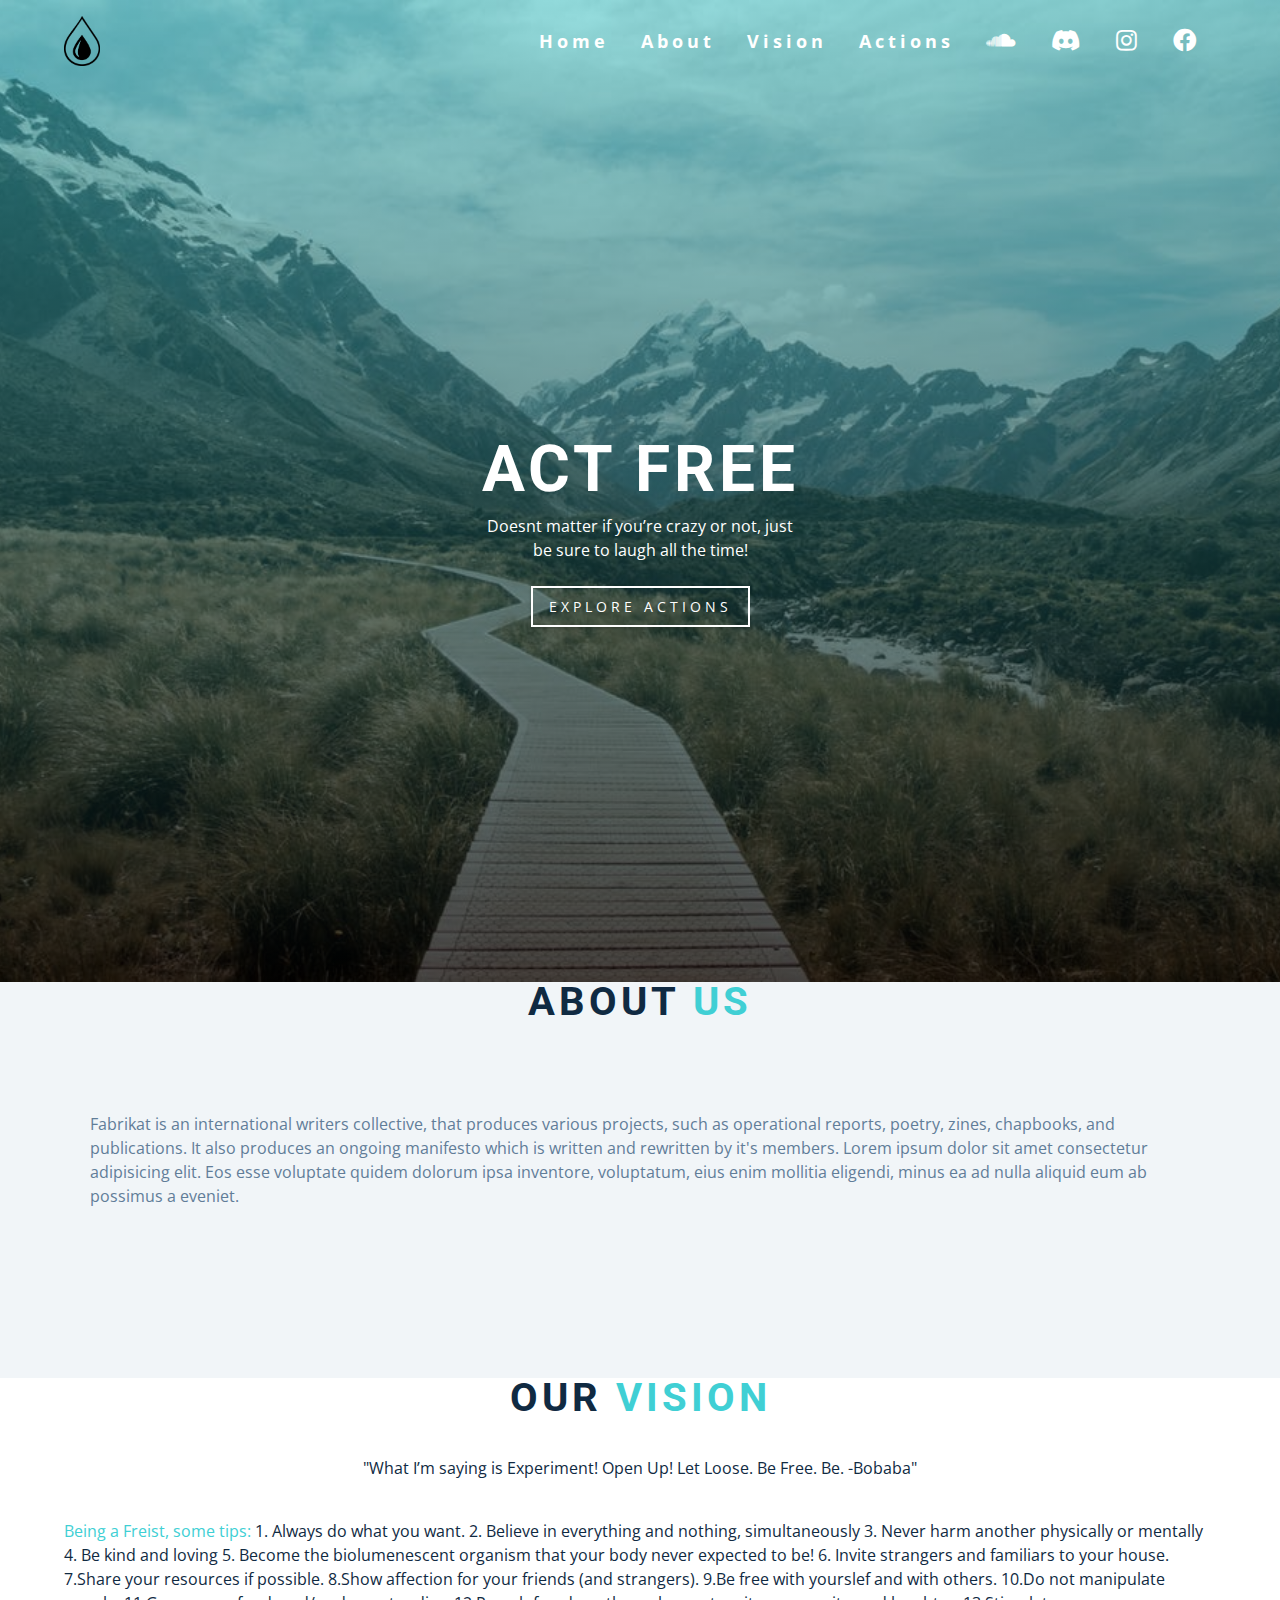
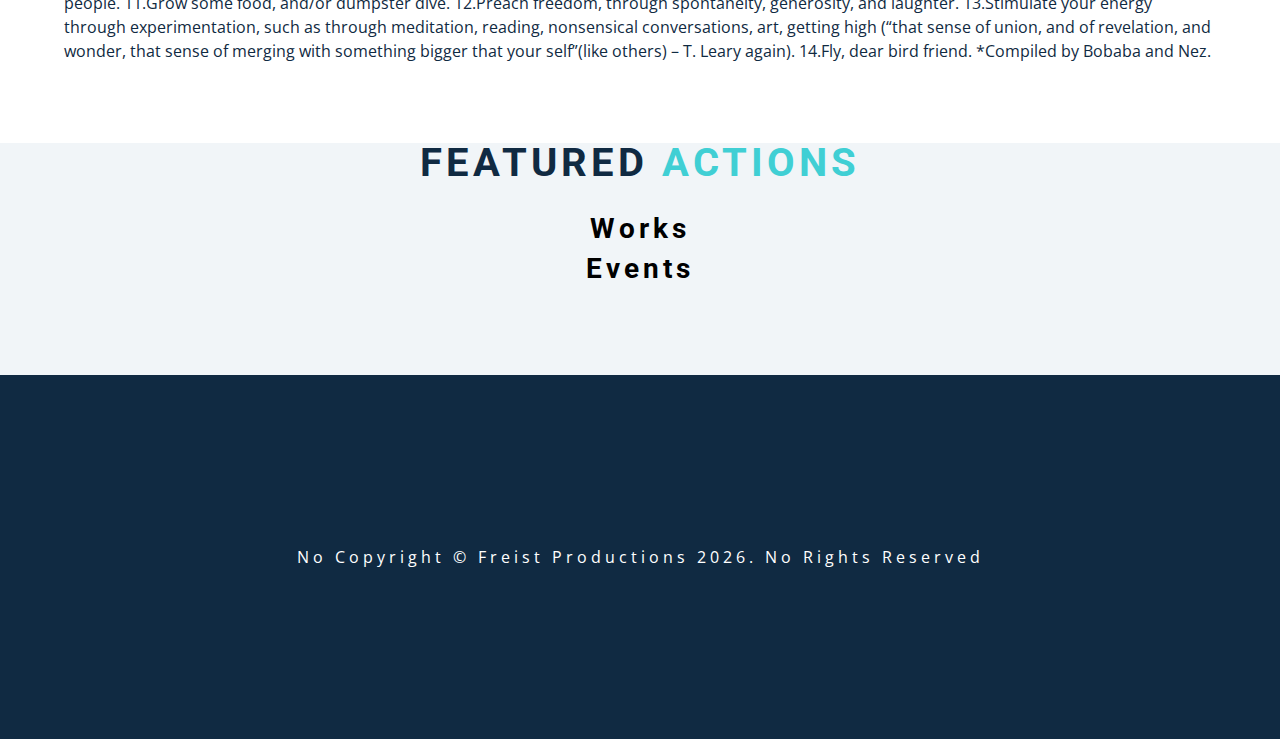
<file: index.html>
<!DOCTYPE html>
<html lang="en">
  <head>
    <meta charset="UTF-8" />
    <meta name="viewport" content="width=device-width, initial-scale=1.0" />
    <title>Scroll</title>
    <!-- font-awesome -->
    <link
      rel="stylesheet"
      href="https://cdnjs.cloudflare.com/ajax/libs/font-awesome/5.14.0/css/all.min.css"
    />
    <!-- styles -->
    <link rel="stylesheet" href="styles.css" />
  </head>
  <body>
    <header id="home">
      <!-- navbar -->
      <nav id="nav">
        <div class="nav-center">
          <!-- nav header -->
          <div class="nav-header">
            <img src="./fabrikat_logo.png" class="logo" alt="logo" />
            <button class="nav-toggle">
              <i class="fas fa-bars"></i>
            </button>
          </div>
          <!-- links -->
          <div class="links-container">
            <ul class="links">
              <li>
                <a href="#home" class="scroll-link">home</a>
              </li>
              <li>
                <a href="#about" class="scroll-link">about</a>
              </li>
              <li>
                <a href="#services" class="scroll-link">vision</a>
              </li>
              <li>
                <a href="#tours" class="scroll-link">actions</a>
              </li>
           
            <li><a href="https://soundcloud.com/freist-fabrikat" target="_blank"><i class="fab fa-soundcloud fa-lg"></i></a></li>
            <li><a href=""  target="_blank"><i class="fab fa-discord fa-lg"></i></a></li>
            <li><a href=""  target="_blank"><i class="fab fa-instagram fa-lg"></i></a></li>
            <li><a href=""  target="_blank"><i class="fab fa-facebook fa-lg"></i></a></li>
            </ul>
          </div>
        </div>
      </nav>
      <!-- banner -->
      <div class="banner">
        <div class="container">
          <h1>ACT FREE</h1>
          <p id="intro">
           
          </p>
          <a href="#tours" class="scroll-link btn btn-white">explore actions</a>
        </div>
      </div>
    </header>
    <!-- about -->
    <section id="about" class="section">
      <div class="title">
        <h2>about <span>us</span></h2>
        <p>Fabrikat is an international writers collective, that produces various projects, such as operational reports, poetry, zines, chapbooks, and publications. It also produces an ongoing manifesto which is written and rewritten by it's members.
          Lorem ipsum dolor sit amet consectetur adipisicing elit. Eos esse voluptate quidem dolorum ipsa inventore, voluptatum, eius enim mollitia eligendi, minus ea ad nulla aliquid eum ab possimus a eveniet.
        </p>
      </div>
    </section>
    <!-- services -->
    <section id="services" class="section">
      <div class="title">
        <h2>our <span>vision</span></h2>
        <article>
          
          <div id="quote">"What I’m saying is Experiment! Open Up! Let Loose. Be Free. Be.
            -Bobaba"</div>
            <div class="box">
           <span>Being a Freist, some tips:</span>
              
              
              1. Always do what you want.
              2. Believe in everything and nothing, simultaneously
              3. Never harm another physically or mentally
              4. Be kind and loving
              5. Become the biolumenescent organism that your body never expected to be!
              6. Invite strangers and familiars to your house. 
              7.Share your resources if possible.
              8.Show affection for your friends (and strangers).
              9.Be free with yourslef and with others.
              10.Do not manipulate people. 
              11.Grow some food, and/or dumpster dive.
              12.Preach freedom, through spontaneity, generosity, and laughter.
              13.Stimulate your energy through experimentation, such as through meditation, reading, nonsensical conversations, art, getting high (“that sense of union, and of revelation, and wonder, that sense of merging with something bigger that your self”(like others) – T. Leary again).
              14.Fly, dear bird friend.    *Compiled by Bobaba and Nez.
  
          </div>
        </article>
      </div>
    </section>
    <!-- contact -->
    <section id="tours" class="section">
      <div class="title">
        <h2>featured <span>actions</span></h2>
       
        <div class="box" style="margin-top: 2rem;">
          <ul id="works">
             <h3><a href="works.html">Works</a></h3>
            
          </ul>
          <ul id="works">
            <h3><a href="events.html"> Events</a></h3>  
           
          </ul>
        </div>
      </div>
    </section>
    <!-- footer -->
    <footer class="section">
      <p>
        no copyright &copy; freist productions
        <span id="date"></span>. no rights reserved
      </p>
    </footer>
    <a class="scroll-link top-link" href="#home">
      <i class="fas fa-arrow-up"></i>
    </a>
    <!-- javascript -->
    <script src="app.js"></script>
  </body>
</html>
</file>
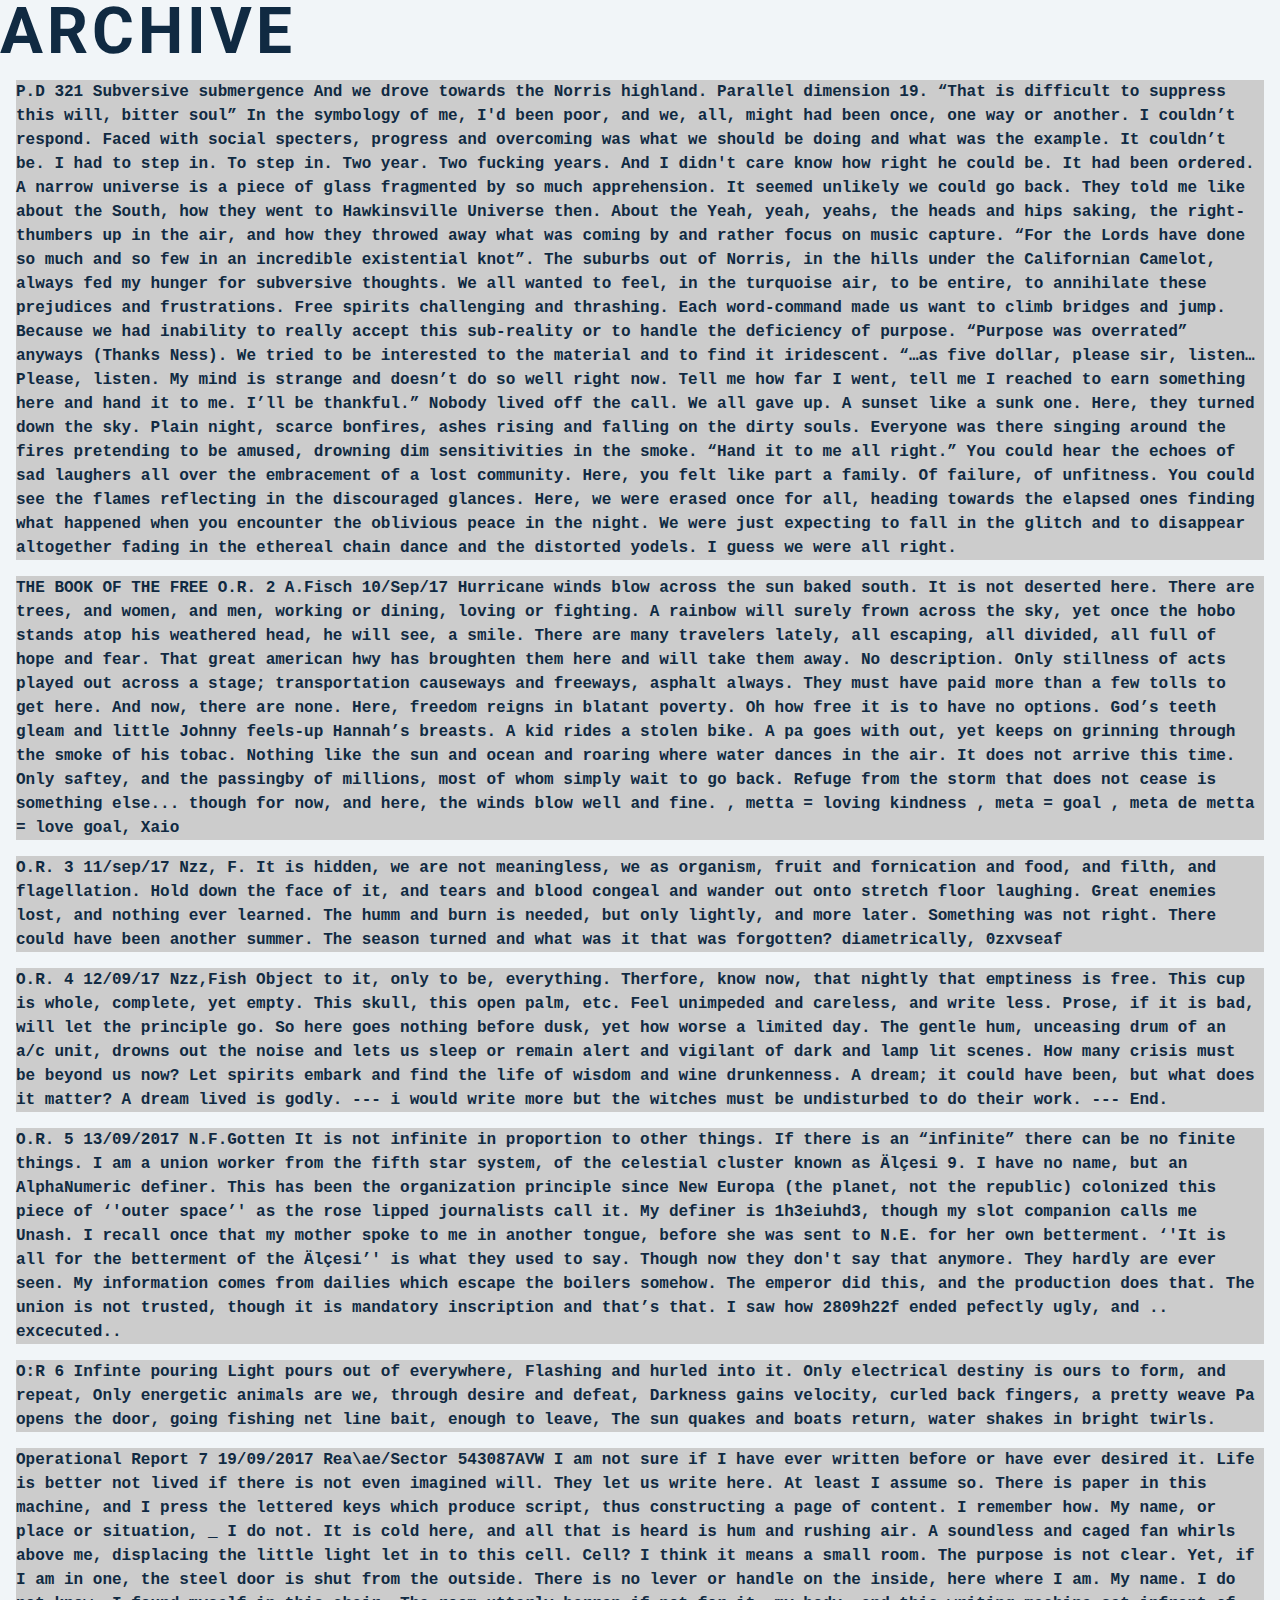
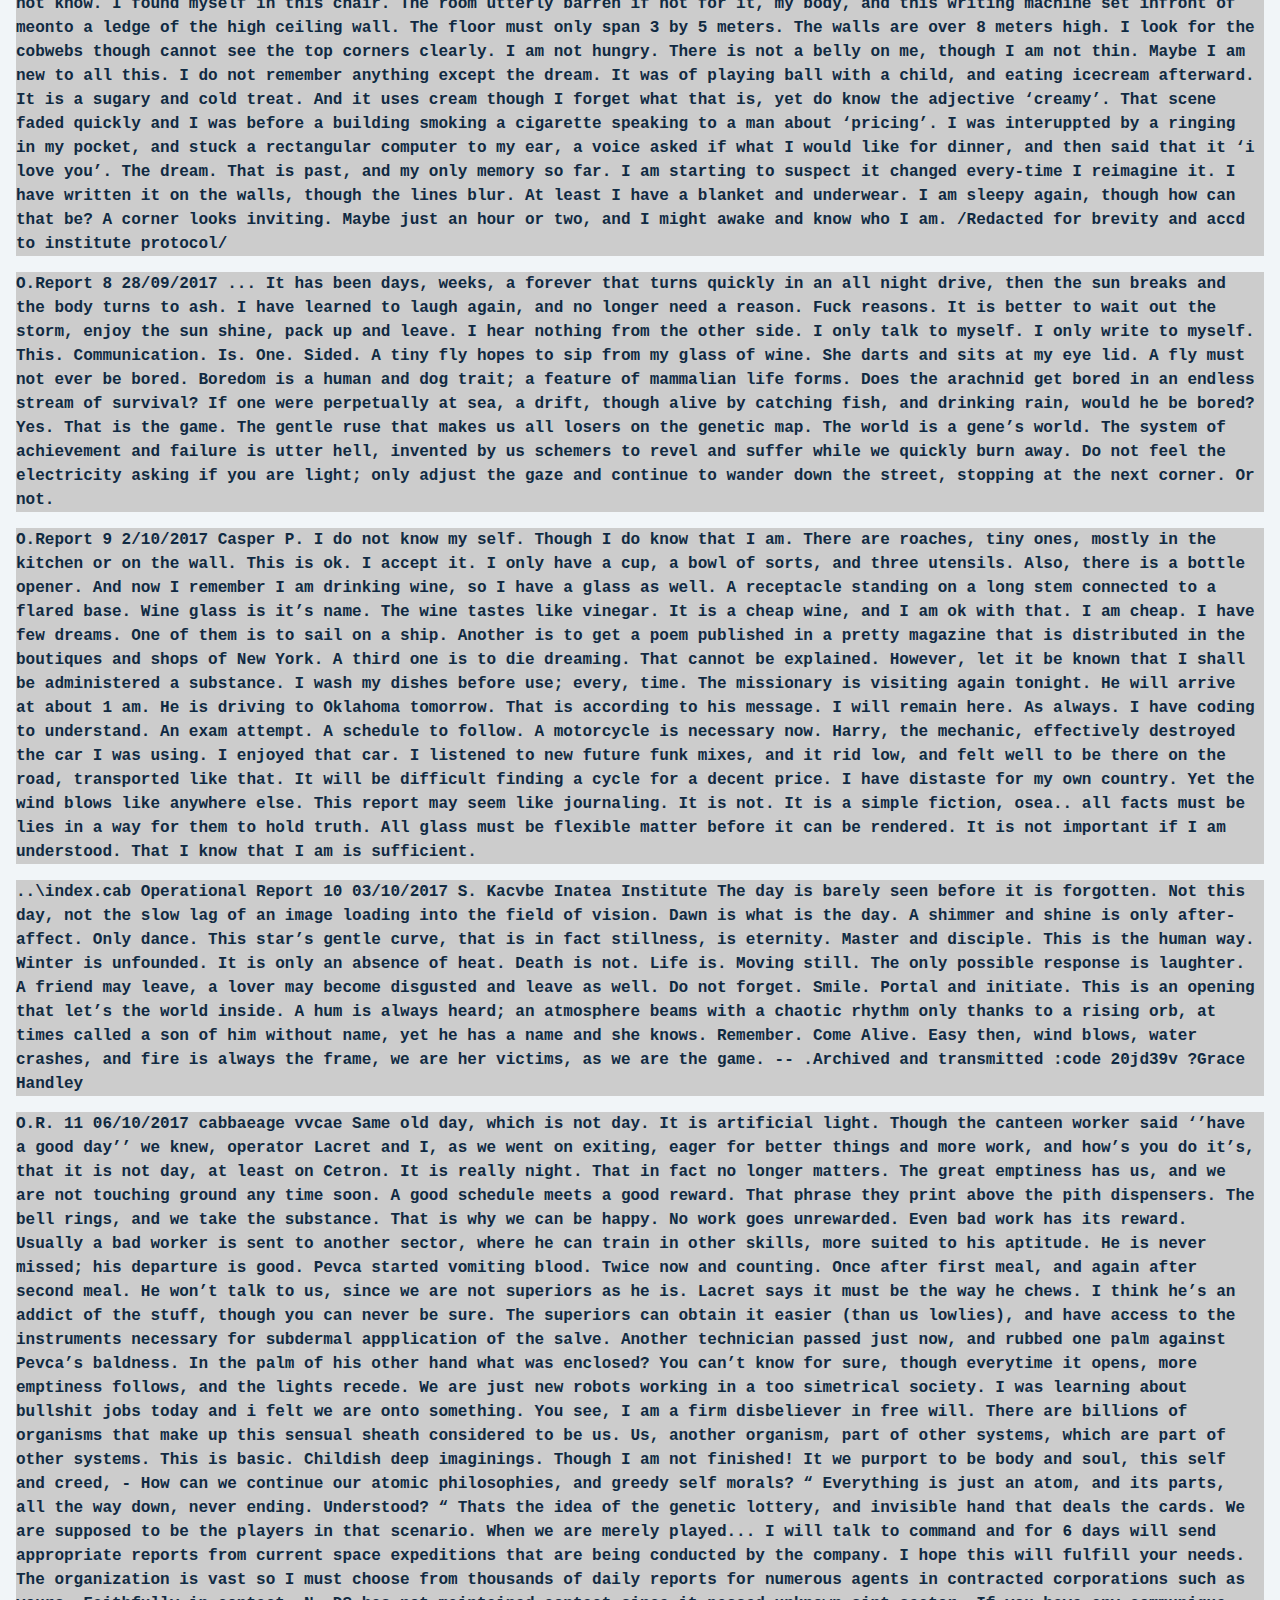
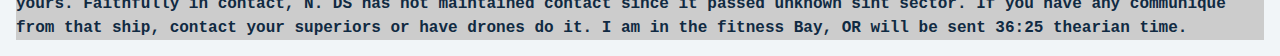
<file: archive.html>
<!DOCTYPE html>
<html lang="en">
<head>
    <meta charset="UTF-8">
    <meta http-equiv="X-UA-Compatible" content="IE=edge">
    <meta name="viewport" content="width=device-width, initial-scale=1.0">
    <title>Document</title>
    <link rel="stylesheet" href="styles.css">
</head>
<body>
    <H1>ARCHIVE</H1>
<div class="archive">
    
<div>
    P.D 321 Subversive submergence

And we drove towards the Norris highland. Parallel dimension 19.

“That is difficult to suppress this will, bitter soul”

 In the symbology of me, I'd been poor, and we, all, might had been once, one way or another. I couldn’t respond. Faced with social specters, progress and overcoming was what we should be doing and what was the example. It couldn’t be. I had to step in. To step in. Two year. Two fucking years. And I didn't care know how right he could be. It had been ordered. A narrow universe is a piece of glass fragmented by so much apprehension. 
It seemed unlikely we could go back. They told me like about the South, how they went to Hawkinsville Universe then. About the Yeah, yeah, yeahs, the heads and hips saking, the right-thumbers up in the air, and how they throwed away what was coming by and rather focus on music capture. 

“For the Lords have done so much and so few in an incredible existential knot”. 

The suburbs out of Norris, in the hills under the Californian Camelot, always fed my hunger for subversive thoughts. We all wanted to feel, in the turquoise air, to be entire, to annihilate these prejudices and frustrations. Free spirits challenging and thrashing. Each word-command made us want to climb bridges and jump. Because we had inability to really accept this sub-reality or to handle the deficiency of purpose. “Purpose was overrated” anyways (Thanks Ness). We tried to be interested to the material and to find it iridescent. 

“…as five dollar, please sir, listen… Please, listen. My mind is strange and doesn’t do so well right now. Tell me how far I went, tell me I reached to earn something here and hand it to me. I’ll be thankful.”

Nobody lived off the call. We all gave up. A sunset like a sunk one. Here, they turned down the sky. Plain night, scarce bonfires, ashes rising and falling on the dirty souls. Everyone was there singing around the fires pretending to be amused, drowning dim sensitivities in the smoke. 

“Hand it to me all right.” 

You could hear the echoes of sad laughers all over the embracement of a lost community. Here, you felt like part a family. Of failure, of unfitness. You could see the flames reflecting in the discouraged glances. Here, we were erased once for all, heading towards the elapsed ones finding what happened when you encounter the oblivious peace in the night.
We were just expecting to fall in the glitch and to disappear altogether fading in the ethereal chain dance and the distorted yodels.   
I guess we were all right.

</div>

<div>

THE BOOK OF THE FREE 
 O.R. 2

A.Fisch

10/Sep/17



Hurricane winds blow across the sun baked south. It is not deserted here. There are trees, and women, and men, working or dining, loving or fighting. A rainbow will surely frown across the sky, yet once the hobo stands atop his weathered head, he will see, a smile.
There are many travelers lately, all escaping, all divided, all full of hope and fear. That great american hwy has broughten them here and will take them away. No description. Only stillness of acts played out across a stage; transportation causeways and freeways, asphalt always.  They must have paid more than a few tolls to get here. And now, there are none. Here, freedom reigns in blatant poverty. Oh how free it is to have no options. God’s teeth gleam and little Johnny feels-up Hannah’s breasts. A kid rides a stolen bike. A pa goes with out, yet keeps on grinning through the smoke of his tobac.

Nothing like the sun and ocean and roaring where water dances in the air. It does not arrive this time. Only saftey, and the passingby of millions, most of whom simply wait to go back.
Refuge from the storm that does not cease is something else...
though for now, and here, the winds blow well and fine.

, metta = loving kindness
, meta = goal
, meta de metta = love goal,

Xaio
</div>
<div>
O.R. 3
11/sep/17
Nzz, F.


It is hidden, we are not meaningless, we as organism, fruit and fornication and food, and filth, and flagellation. Hold down the face of it, and tears and blood congeal and wander out onto stretch floor laughing. Great enemies lost, and nothing ever learned.
The humm and burn is needed, but only lightly, and more later.

Something was not right. There could have been another summer.
The season turned and what was it that was forgotten?

diametrically,

0zxvseaf
</div>
<div>
O.R. 4

12/09/17

Nzz,Fish




Object to it, only to be, everything. Therfore, know now, that nightly that emptiness is free.  This cup is whole, complete, yet empty. This skull, this open palm, etc.  Feel unimpeded and careless, and write less. Prose, if it is bad, will let the principle go. So here goes nothing before dusk, yet how worse a limited day.

The gentle hum, unceasing drum of an a/c unit, drowns out the noise and lets us sleep or remain alert and vigilant of dark and lamp lit scenes.  How many crisis must be beyond us now?  Let spirits embark and find the life of wisdom and wine drunkenness.   A dream; it could have been, but what does it matter?  A dream lived is godly.   


---

i would write more but the witches must be undisturbed to do their work.

---

End.
</div>
<div>

O.R. 5

13/09/2017

N.F.Gotten



It is not infinite in proportion to other things. If there is an “infinite” there can be no finite things.  

I am a union worker from the fifth star system, of the celestial cluster known as Älçesi 9.  I have no name, but an AlphaNumeric definer. This has been the organization principle since New Europa (the planet, not the republic) colonized this piece of ‘'outer space’' as the rose lipped journalists call it.  My definer is 1h3eiuhd3, though my slot companion calls me Unash.  I recall once that my mother spoke to me in another tongue, before she was sent to N.E. for her own betterment.  ‘'It is all for the betterment of the Älçesi’' is what they used to say. Though now they don't say that anymore. They hardly are ever seen.  My information comes from dailies which escape the boilers somehow. The emperor did this, and the production does that.  

The union is not trusted, though it is mandatory inscription and that’s that. I saw how 2809h22f ended pefectly ugly, and .. excecuted..  


</div>
<div>
O:R 6 Infinte pouring 

Light pours out of everywhere,
Flashing and hurled into it.

Only electrical destiny
is ours to form, and repeat,

Only energetic animals
are we, through desire and defeat,

Darkness gains velocity, curled
back fingers, a pretty weave

Pa opens the door, going fishing
net line bait, enough to leave,

The sun quakes and boats return,
water shakes in bright twirls.
</div>
<div>
Operational Report 7

19/09/2017

Rea\ae/Sector

543087AVW


I am not sure if I have ever written before or have ever desired it. Life is better not lived if there is not even imagined will.
They let us write here. At least I assume so. There is paper in this machine, and I press the lettered keys which produce script, thus constructing a page of content.  I remember how. My name, or place or situation, _ I do not.  It is cold here, and all that is heard is hum and rushing air. A soundless and caged fan whirls above me, displacing the little light let in to this cell. Cell?  I think it means a small room.  The purpose is not clear. Yet, if I am in one, the steel door is shut from the outside. There is no lever or handle on the inside, here where I am.  

My name. I do not know. I found myself in this chair. The room utterly barren if not for it, my body, and this writing machine set infront of meonto a ledge of the high ceiling wall.  The floor must only span 3 by 5 meters. The walls are over 8 meters high. I look for the cobwebs though cannot see the top corners clearly. I am not hungry.  There is not a belly on me, though I am not thin. Maybe I am new to all this. I do not remember anything except the dream. It was of playing ball with a child, and eating icecream afterward. It is a sugary and cold treat. And it uses cream though I forget what that is, yet do know the adjective ‘creamy’.  That scene faded quickly and I was before a building smoking a cigarette speaking to  a man about ‘pricing’.  I was interuppted by a ringing in my pocket, and stuck a rectangular computer to my ear, a voice asked if what I would like for dinner, and then said that it ‘i love you’.  

The dream. That is past, and my only memory so far. I am starting to suspect it changed every-time I reimagine it. I have written it on the walls, though the lines blur.  At least I have a blanket and underwear. I am sleepy again, though how can that be?  A corner looks inviting.  Maybe just an hour or two, and I might awake and know who I am.

/Redacted for brevity and accd to institute protocol/
</div>
<div>
O.Report 8

28/09/2017

...


It has been days, weeks, a forever that turns quickly in an all night drive, then the sun breaks and the body turns to ash. I have learned to laugh again, and no longer need a reason. Fuck reasons.

It is better to wait out the storm, enjoy the sun shine, pack up and leave. I hear nothing from the other side. I only talk to myself. I only write to myself. This. Communication. Is. One. Sided.

A tiny fly hopes to sip from my glass of wine. She darts and sits at my eye lid. A fly must not ever be bored.

Boredom is a human and dog trait; a feature of mammalian life forms. Does the arachnid get bored in an endless stream of survival?  If one were perpetually at sea, a drift, though alive by catching fish, and drinking rain, would he be bored? Yes.

That is the game. The gentle ruse that makes us all losers on the genetic map. The world is a gene’s world.  

The system of achievement and failure is utter hell, invented by us schemers to revel and suffer while we quickly burn away.  Do not feel the electricity asking if you are light; only adjust the gaze
and continue to wander down the street, stopping at the next corner. Or not. </div>

    <div>
O.Report 9

2/10/2017

Casper P.



I do not know my self. Though I do know that I am. There are
roaches, tiny ones, mostly in the kitchen or on the wall.
This is ok. I accept it. I only have a cup, a bowl of sorts,
and three utensils. Also, there is a bottle opener. And now
I remember I am drinking wine, so I have a glass as well.
A receptacle standing on a long stem connected to a flared
base. Wine glass is it’s name. The wine tastes like vinegar.
It is a cheap wine, and I am ok with that. I am cheap.
I have few dreams. One of them is to sail on a ship. Another
is to get a poem published in a pretty magazine that is
distributed in the boutiques and shops of New York. A third
one is to die dreaming. That cannot be explained. However,
let it be known that I shall be administered a substance.
I wash my dishes before use; every, time.  

The missionary
is visiting again tonight. He will arrive at about 1 am.
He is driving to Oklahoma tomorrow. That is according to his
message. I will remain here. As always. I have coding to
understand. An exam attempt. A schedule to follow.

A motorcycle is necessary now. Harry, the mechanic, effectively destroyed the car I was using. I enjoyed that car. I listened to new future funk mixes, and it rid low, and felt well to be there on the road, transported like that.   It will be difficult finding a cycle for a decent price.  I have distaste for my own country. Yet the wind blows like anywhere else.

This report may seem like journaling. It is not. It is a simple fiction, osea.. all facts must be lies in a way for them to hold truth. All glass must be flexible matter before it can be rendered.   It is not important if I am understood. 
That I know that I am is sufficient.
</div>
<div>
..\index.cab

Operational Report 10

03/10/2017

S. Kacvbe

Inatea Institute



The day is barely seen before it is forgotten.
Not this day, not the slow lag of an image
loading into the field of vision. Dawn is what
is the day. A shimmer and shine is only after-
affect. Only dance. This star’s gentle curve,
that is in fact stillness, is eternity.

Master and disciple. This is the human way.
Winter is unfounded. It is only an absence
of heat. Death is not. Life is. Moving still.

The only possible response is laughter.  
A friend may leave,
a lover may become disgusted
and leave as well.  Do not forget. Smile.

Portal and initiate. This is an opening
that let’s the world inside. A hum is
always heard; an atmosphere beams
with a chaotic rhythm

only thanks to a rising orb, at times
called a son of him without name,
yet he has a name and she knows.
Remember. Come Alive.

Easy then, wind blows,
water crashes, and
fire is always
the frame,

we are her victims,
as we are
the game.


--

.Archived and transmitted
:code 20jd39v
?Grace Handley
</div>
 


<div>
O.R. 11
06/10/2017
cabbaeage
vvcae

Same old day, which is not day. It is artificial light.
Though the canteen worker said ‘’have a good day’’ we
knew, operator Lacret and I, as we went on exiting,
eager for better things and more work, and how’s you do it’s,
that it is not day, at least on Cetron. It is really night.
That in fact no longer matters. The great emptiness has us,
and we are not touching ground any time soon.

A good schedule meets a good reward. That phrase they
print above the pith dispensers. The bell rings, and we
take the substance. That is why we can be happy. No
work goes unrewarded. Even bad work has its reward.
Usually a bad worker is sent to another sector, where
he can train in other skills, more suited to his
aptitude.  He is never missed; his departure is good.

Pevca started vomiting blood. Twice now and counting.
Once after first meal, and again after second meal.
He won’t talk to us, since we are not superiors as
he is. Lacret says it must be the way he chews.
I think he’s an addict of the stuff, though you
can never be sure. The superiors can obtain it easier (than us lowlies),
and have access to the instruments
necessary for subdermal appplication of the salve.

Another technician passed just now, and rubbed
one palm against Pevca’s baldness. In the palm of
his other hand what was enclosed?   You can’t know
for sure, though everytime it opens, more emptiness
follows, and the lights recede.  





We are just new robots working in a too simetrical society. I was learning about bullshit jobs today and i felt we are onto something. 

You see, I am a firm disbeliever in free will.  There are billions of organisms that make up this sensual sheath considered to be us. Us, another organism, part of other systems, which are part of other systems. This is basic. Childish deep imaginings. Though I am not finished!  It we purport to be body and soul, this self and creed, - How can we continue our atomic philosophies, and greedy self morals? “ Everything is just an atom, and its parts, all the way down, never ending. Understood?  “  Thats the idea of the genetic lottery, and invisible hand that deals the cards. We are supposed to be the players in that scenario. When we are merely played... 

I will talk to command and  for 6 days will send appropriate reports from current space expeditions that are being conducted by the company.  I hope this will fulfill your needs. The organization is vast so I must choose from thousands of daily reports for numerous agents in contracted corporations such as yours.  Faithfully in contact, N.

DS has not maintained contact since it passed unknown sint sector. If you have any communique from that ship, contact your superiors or have drones do it. I am in the fitness Bay, OR will be sent 36:25 thearian time. 

</div>
</div>
</body>
</html>
</file>
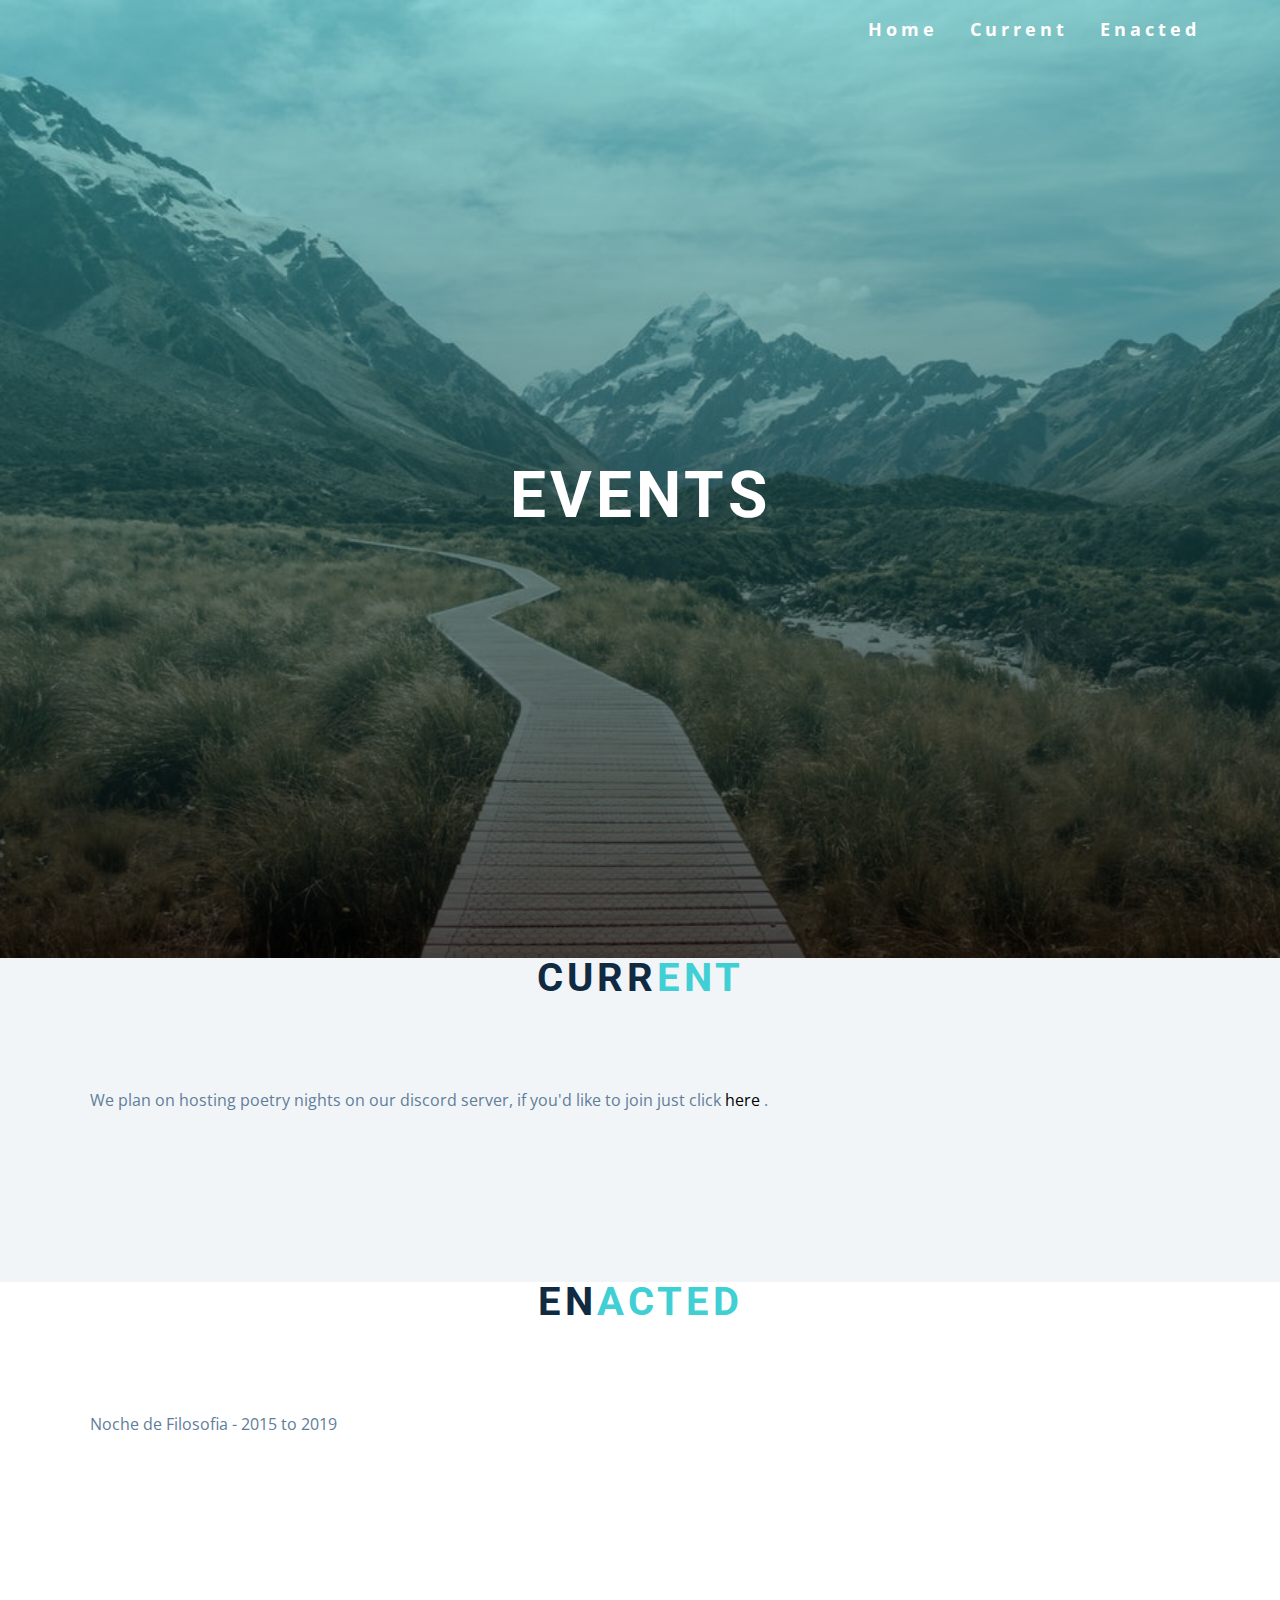
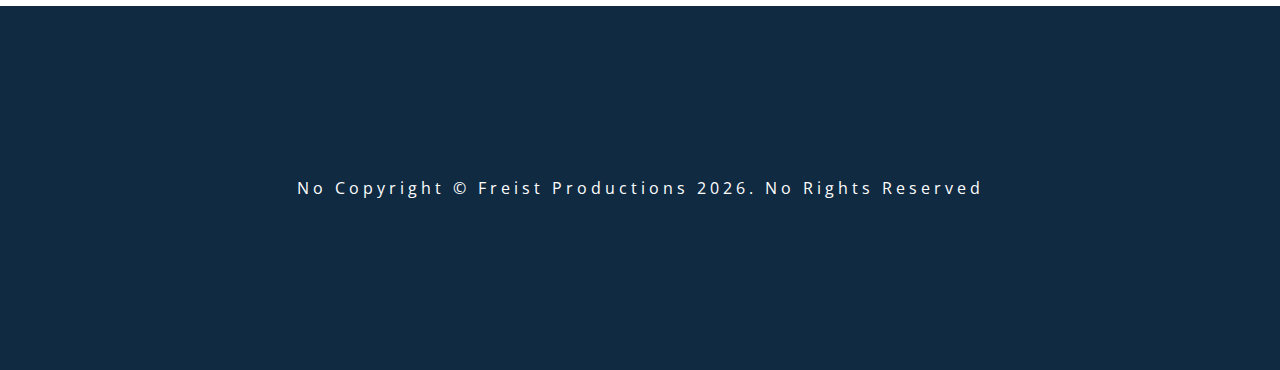
<file: events.html>
<!DOCTYPE html>
<html lang="en">
  <head>
    <meta charset="UTF-8" />
    <meta name="viewport" content="width=device-width, initial-scale=1.0" />
    <title>Events</title>
    <!-- font-awesome -->
    <link
      rel="stylesheet"
      href="https://cdnjs.cloudflare.com/ajax/libs/font-awesome/5.14.0/css/all.min.css"
    />
    <!-- styles -->
    <link rel="stylesheet" href="styles.css" />
  </head>
  <body>
    <header id="home">
      <!-- navbar -->
      <nav id="nav">
        <div class="nav-center">
          <!-- nav header -->
          <div class="nav-header">
            
            <button class="nav-toggle">
              <i class="fas fa-bars"></i>
            </button>
          </div>
          <!-- links -->
          <div class="links-container">
            <ul class="links">
              <li>
                <a href="index.html">home</a>
              </li>
              
              <li>
                <a href="#about" class="scroll-link">Current</a>
              </li>
              
              <li>
                <a href="#services" class="scroll-link">Enacted</a>
               
              </li>
            </ul>
          </div>
        </div>
      </nav>
      <!-- banner -->
      <div class="banner">
        <div class="container">
          <h1>Events</h1>
          <p>
            
          </p>
          <!-- <a href="#tours" class="scroll-link btn btn-white">explore works</a> -->
        </div>
      </div>
    </header>
    <!-- about -->
    <section id="about" class="section">
      <div class="title">
        <h2>Curr<span>ent</span></h2>
        <article>
          <p>We plan on hosting poetry nights on our discord server, if you'd like to join just click <a href="#">here</a> . </p>
          <ul id="works">
        </article>
        </div>
        </section>
       
        
          <section id="services" class="section">
            <div class="title">
              <h2>En<span>acted</span></h2>
              <article>
                
               <p>Noche de Filosofia - 2015 to 2019</p>
                    
                </div>
              </article>
            </div>
          </section>
    <!-- contact -->
    
    <!-- footer -->
    <footer class="section">
      <p>
        no copyright &copy; freist productions
        <span id="date"></span>. no rights reserved
      </p>
    </footer>
    <a class="scroll-link top-link" href="#home">
      <i class="fas fa-arrow-up"></i>
    </a>
    <!-- javascript -->
    <script src="app.js"></script>
  </body>
</html>
</file>
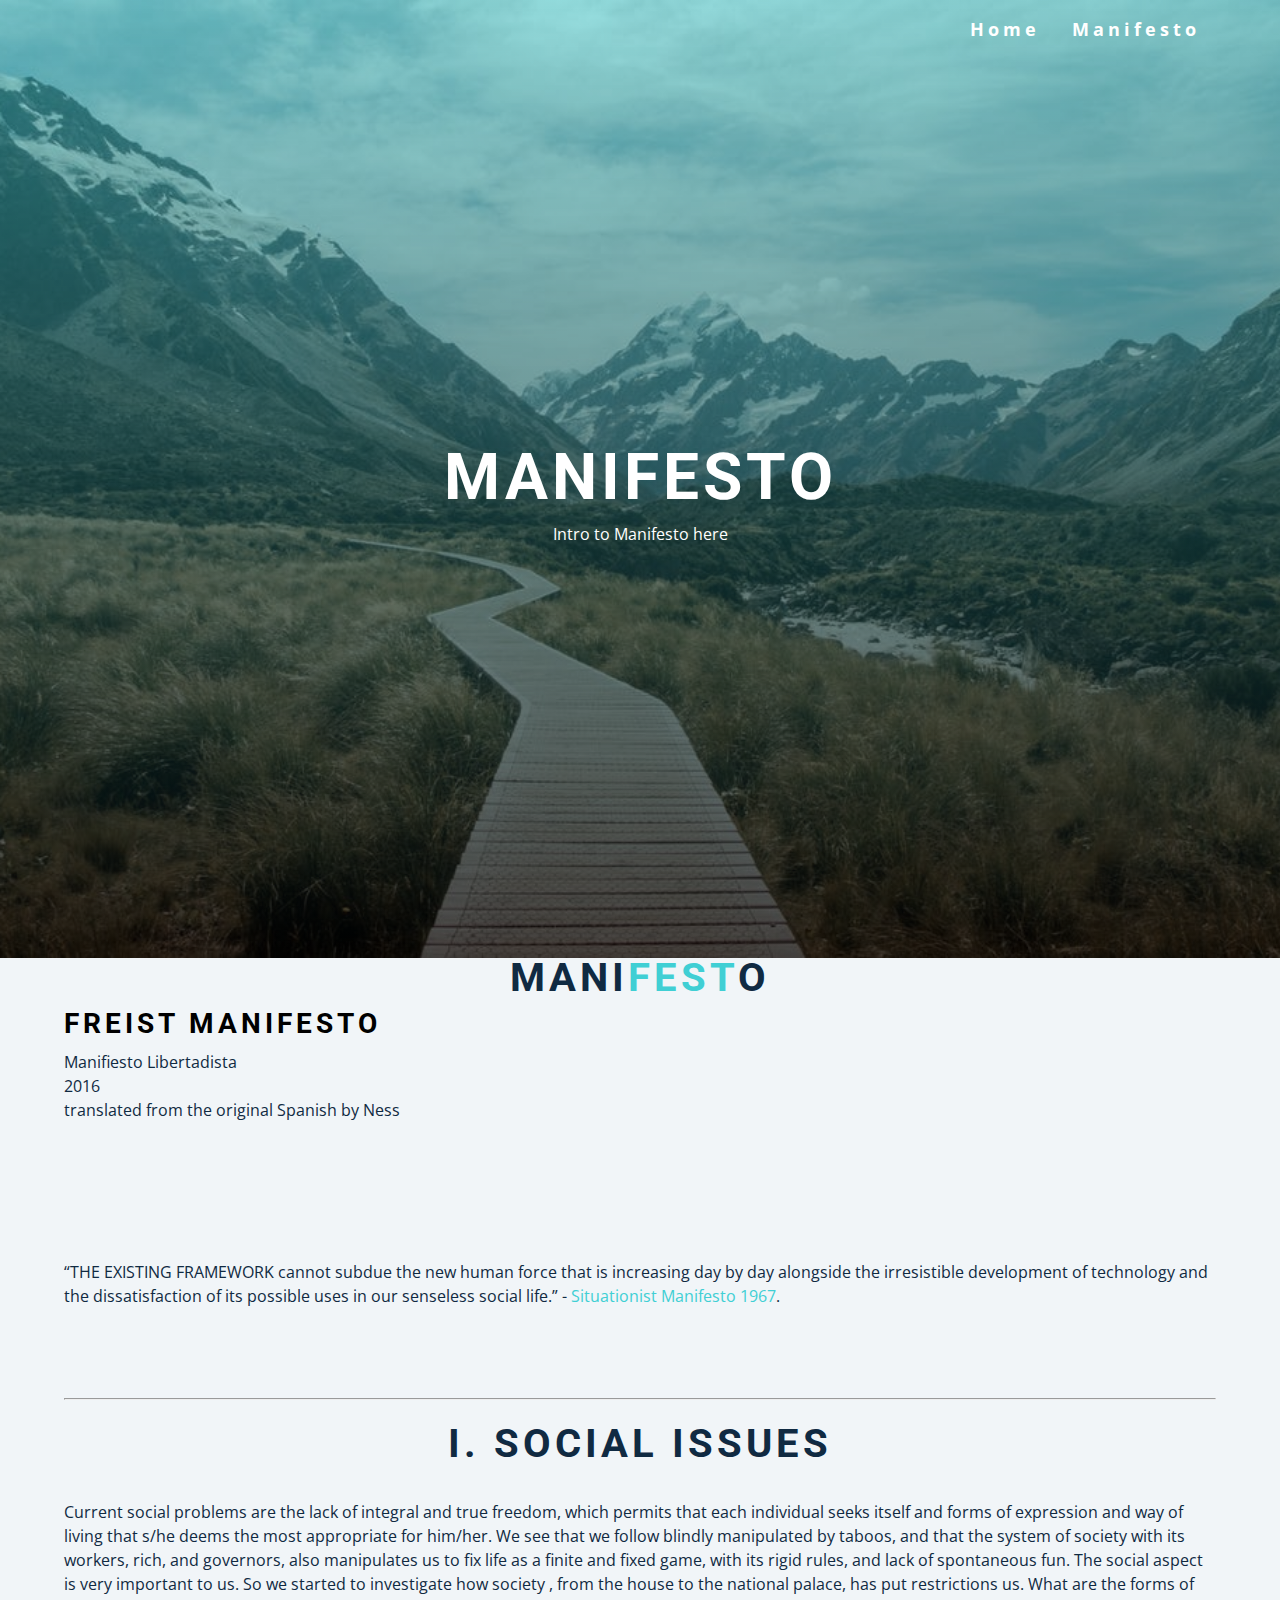
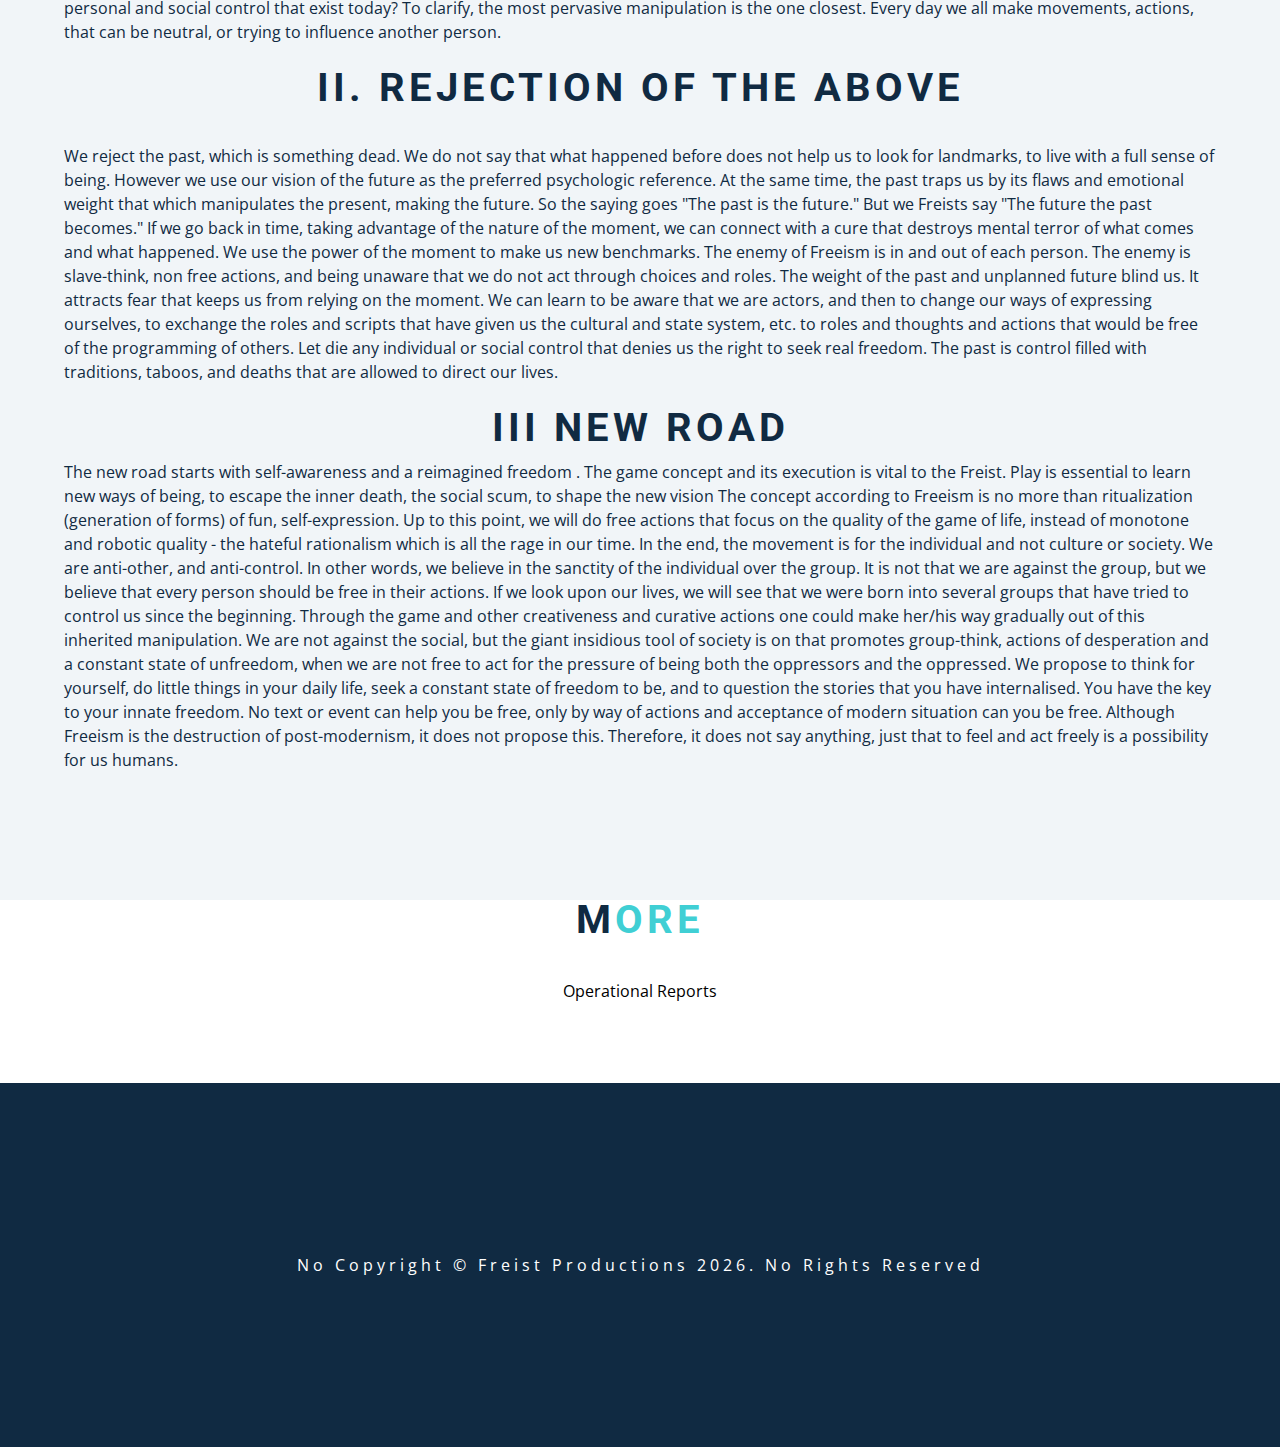
<file: manifesto.html>
<!DOCTYPE html>
<html lang="en">
  <head>
    <meta charset="UTF-8" />
    <meta name="viewport" content="width=device-width, initial-scale=1.0" />
    <title>Scroll</title>
    <!-- font-awesome -->
    <link
      rel="stylesheet"
      href="https://cdnjs.cloudflare.com/ajax/libs/font-awesome/5.14.0/css/all.min.css"
    />
    <!-- styles -->
    <link rel="stylesheet" href="styles.css" />
  </head>
  <body>
    <header id="home">
      <!-- navbar -->
      <nav id="nav">
        <div class="nav-center">
          <!-- nav header -->
          <div class="nav-header">
            
            <button class="nav-toggle">
              <i class="fas fa-bars"></i>
            </button>
          </div>
          <!-- links -->
          <div class="links-container">
            <ul class="links">
              <li>
                <a href="index.html">home</a>
              </li>
              
              <li>
                <a href="#about" class="scroll-link">Manifesto</a>
              </li>
              <!-- <li>
                <a href="#services" class="scroll-link">Enacted</a>
              </li> -->
            </ul>
          </div>
        </div>
      </nav>
      <!-- banner -->
      <div class="banner">
        <div class="container">
          <h1>Manifesto</h1>
          <p>
            Intro to Manifesto here
          </p>
          <!-- <a href="#tours" class="scroll-link btn btn-white">explore works</a> -->
        </div>
      </div>
    </header>
    <!-- about -->
    <section id="about" class="section">
      <div class="title">
        <h2>mani<span>fest</span>o</h2>
        <div class="box">
          <section>
            <article>
              
              <a href="#" id="manifesto" class="title"><h3>FREIST MANIFESTO</h3></a>
              
              <div class="subtext">Manifiesto Libertadista <br>
                2016 <br>
                translated from the original Spanish by Ness</div> <br><br>
              
              <p><blockquote class="manifesto">	“THE EXISTING FRAMEWORK cannot subdue the new human force that is increasing day by day alongside the 		irresistible development of technology and the dissatisfaction of its possible uses in our senseless social life.”  - 	<span>Situationist Manifesto 1967</span>.</blockquote>  
              </pre></p> </article> <hr>
  
  
  
  
  
  
  
  
  
  <br>
  <h2>I. Social Issues</h2>	<br>
  
  Current social problems are the lack of integral and true freedom, which permits that each individual seeks itself and forms of expression and way of living that s/he deems the most appropriate for him/her. 
   
  We see that we follow blindly manipulated by taboos, and that the system of society with its workers, rich, and governors, also manipulates us to fix life as a finite and fixed game, with its rigid rules, and lack of spontaneous fun.
  
  The social aspect is very important to us. So we started to investigate how society , from the house to the national palace, has put restrictions us. What are the forms of personal and social control that exist today?
  
  To clarify, the most pervasive manipulation is the one closest.  Every day we all make movements, actions, that can be neutral, or trying to influence another person.
  <br><br>
       <h2>II. Rejection of the above</h2> <br>
  
  We reject the past, which is something dead. We do not say that what happened before does not help us to look for landmarks, to live with a full sense of being. However we use our vision of the future as the preferred psychologic reference. At the same time, the past traps us by its flaws and emotional weight that which manipulates the present, making the future. So the saying goes "The past is the future." But we Freists say "The future the past becomes." If we go back in time, taking advantage of the nature of the moment, we can connect with a cure that destroys mental terror of what comes and what happened. We use the power of the moment to make us new benchmarks.
  
  The enemy of Freeism is in and out of each person. The enemy is slave-think, non free actions, and being unaware that we do not act through choices and roles. The weight of the past and unplanned future blind us. It attracts fear that keeps us from relying on the moment.
  
  We can learn to be aware that we are actors, and then to change our ways of expressing ourselves, to exchange the roles and scripts that have given us the cultural and state system, etc. to roles and thoughts and actions that would be free of the  programming of others. 
  Let die any individual or social control that denies us the right to seek real freedom.
  The past is control filled with traditions, taboos, and deaths that are allowed to direct our lives.
  <br><br>
    
  <h2>III New Road</h2>	
  
  
  The new road starts with self-awareness and a reimagined freedom . The game concept and its execution is vital to the Freist. Play is essential to learn new ways of being, to escape the inner death, the social scum, to shape the new vision
  
  The concept according to Freeism is no more than ritualization (generation of  forms) of fun, self-expression. Up to this point, we will do free actions that focus on the quality of the game of life, instead of monotone and robotic quality - the hateful rationalism which is all the rage in our time. In the end, the movement is for the individual and not culture or society. We are anti-other, and anti-control. In other words, we believe in the sanctity of the individual over the group. It is not that we are against the group, but we believe that every person should be free in their actions. If we look upon our lives, we will see that we were born into several groups that have tried to control us since the beginning. Through the game and other creativeness and curative actions one could make her/his way gradually out of this inherited manipulation.
  
  We are not against the social, but the giant insidious tool of society is on that promotes group-think, actions of desperation and a constant state of unfreedom, when we are not free to act for the pressure of being both the oppressors and the oppressed. 
  
  We propose to think for yourself, do little things in your daily life, seek a constant state of freedom to be, and to question the stories that you have internalised.  
  
  You have the key to your innate freedom. No text or event can help you be free, only by way of actions and acceptance of modern situation can you be free.
  
  Although Freeism is the destruction of post-modernism, it does not propose this.
  
  Therefore, it does not say anything, just that to feel and act freely is a possibility for us humans.
  
  
  
            </article>
          </section>
          <section>
            <article>
  
            </article>
          </section>
            
    
    
          </section>
    </div> <br><br>
      </div>
    </section>
    <!-- services -->
    <section id="services" class="section">
      <div class="title">
        <h2>M<span>ORE</span></h2>
        <article>
          
          <div id="quote"></div>
            <div class="box">
           <span></span>
             <ul id="works">
                
                <li><a href="#or">Operational Reports</a></li> 
             </ul> 
              
              
          </div>
        </article>
      </div>
    </section>
    <!-- contact -->
    
    <!-- footer -->
    <footer class="section">
      <p>
        no copyright &copy; freist productions
        <span id="date"></span>. no rights reserved
      </p>
    </footer>
    <a class="scroll-link top-link" href="#home">
      <i class="fas fa-arrow-up"></i>
    </a>
    <!-- javascript -->
    <script src="app.js"></script>
  </body>
</html>
</file>
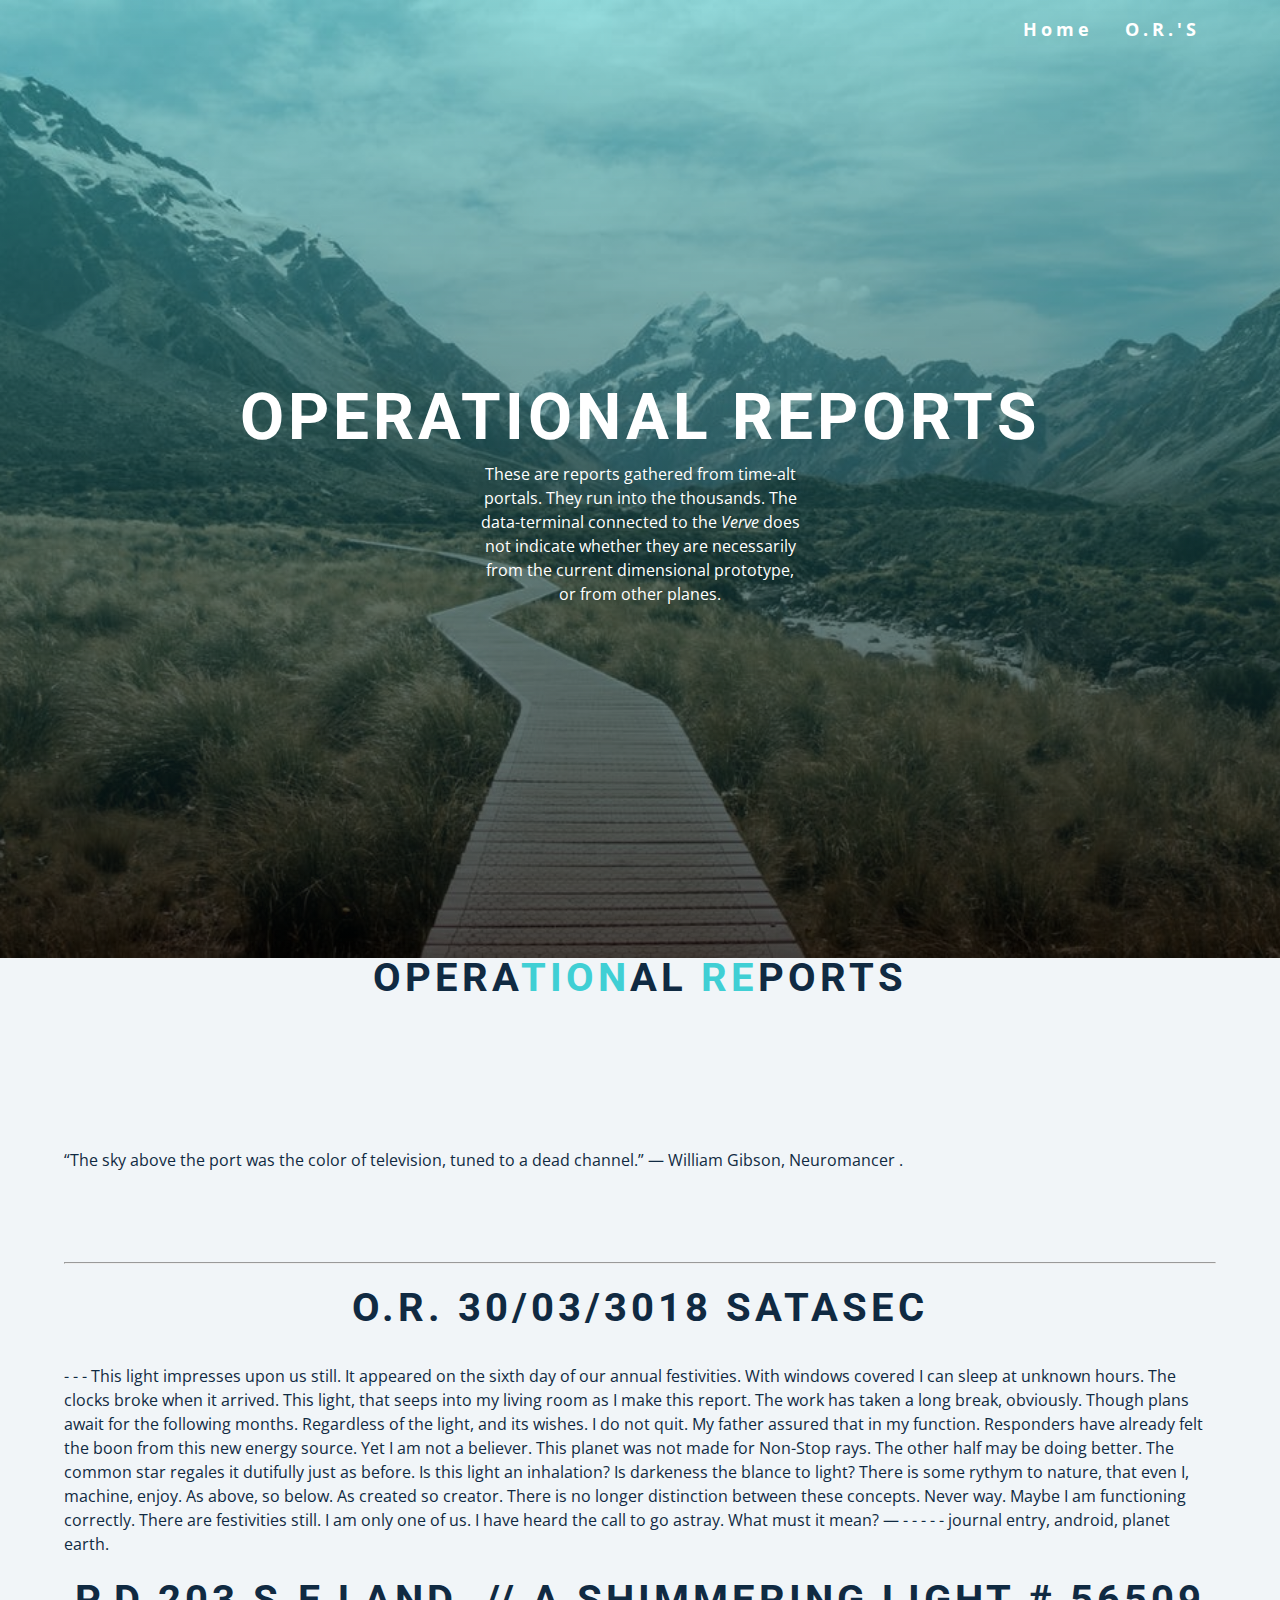
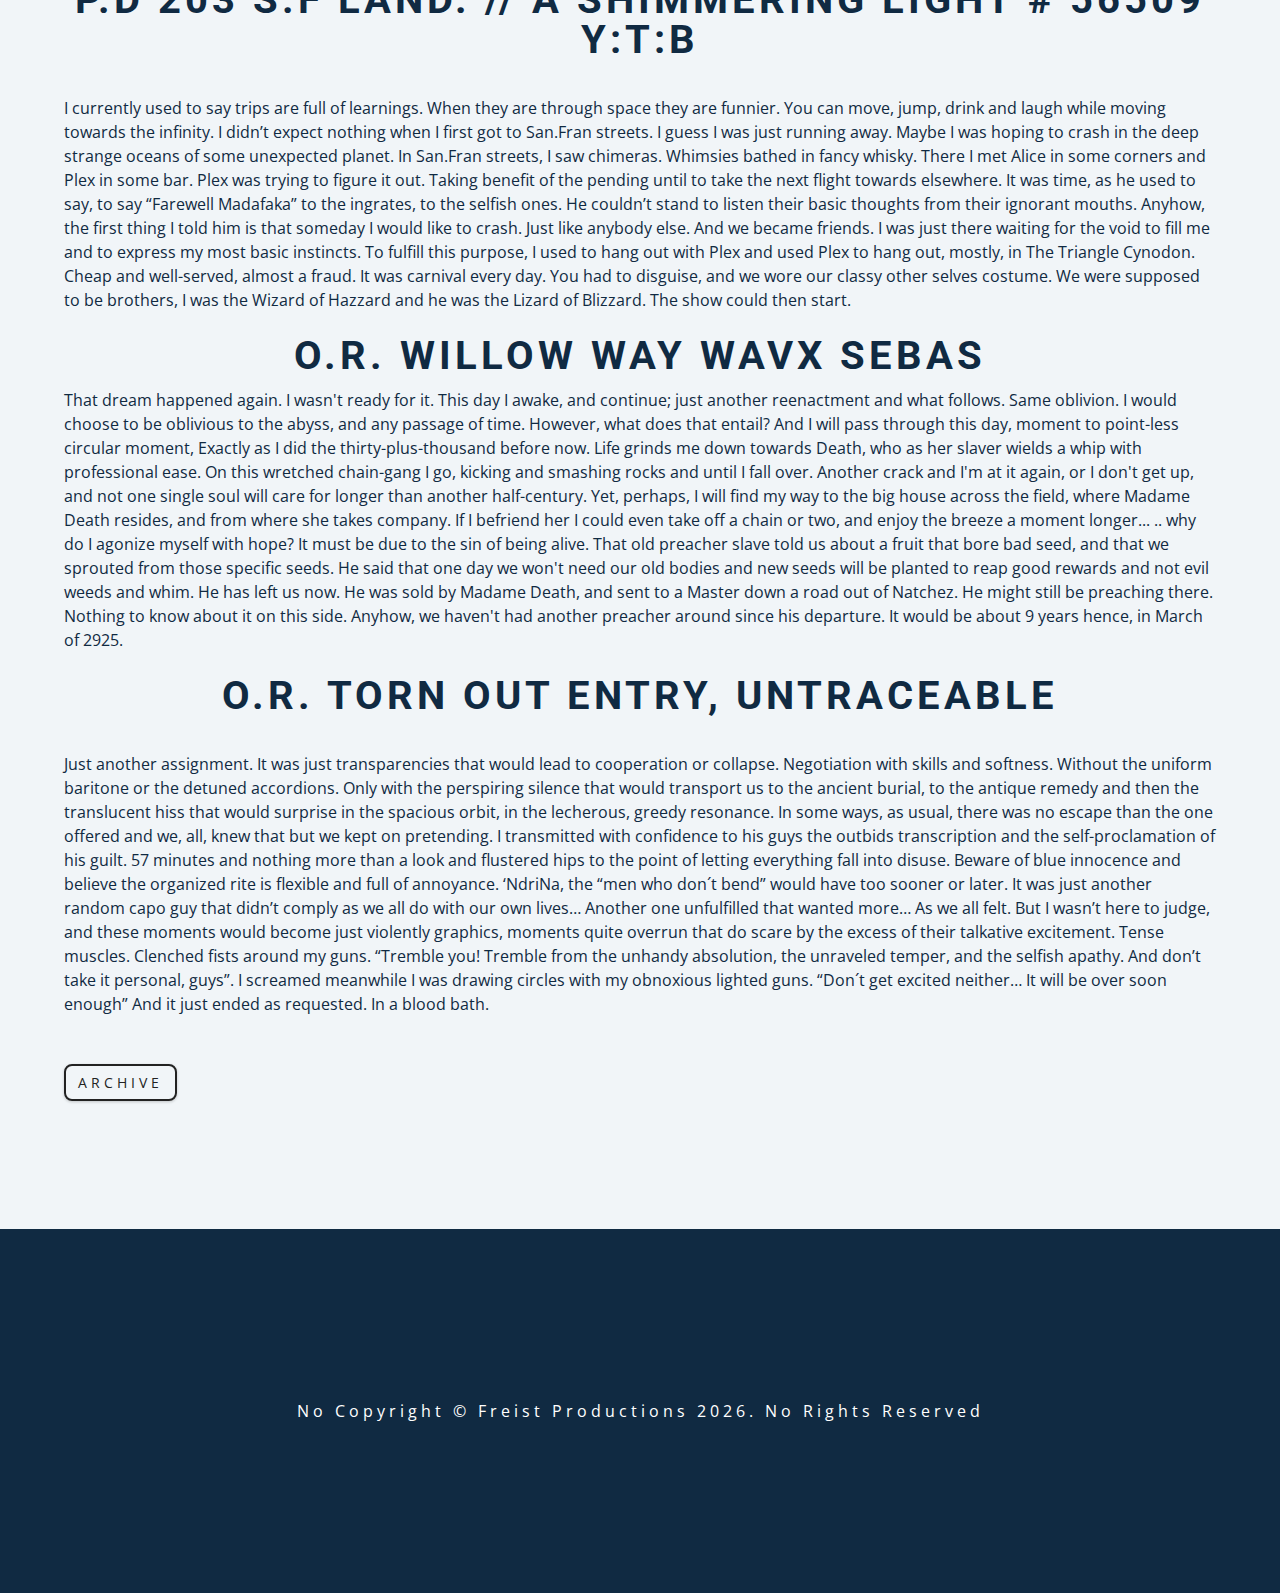
<file: or.html>
<!DOCTYPE html>
<html lang="en">
  <head>
    <meta charset="UTF-8" />
    <meta name="viewport" content="width=device-width, initial-scale=1.0" />
    <title>Scroll</title>
    <!-- font-awesome -->
    <link
      rel="stylesheet"
      href="https://cdnjs.cloudflare.com/ajax/libs/font-awesome/5.14.0/css/all.min.css"
    />
    <!-- styles -->
    <link rel="stylesheet" href="styles.css" />
  </head>
  <body>
    <header id="home">
      <!-- navbar -->
      <nav id="nav">
        <div class="nav-center">
          <!-- nav header -->
          <div class="nav-header">
            
            <button class="nav-toggle">
              <i class="fas fa-bars"></i>
            </button>
          </div>
          <!-- links -->
          <div class="links-container">
            <ul class="links">
              <li>
                <a href="index.html">home</a>
              </li>
              
              <li>
                <a href="#about" class="scroll-link">O.R.'s</a>
              </li>
              <!-- <li>
                <a href="#services" class="scroll-link">Enacted</a>
              </li> -->
            </ul>
          </div>
        </div>
      </nav>
      <!-- banner -->
      <div class="banner">
        <div class="container">
          <h1>Operational Reports</h1>
          <p>
            These are reports gathered from time-alt portals.  They run into the thousands. The data-terminal connected to the <i>Verve</i> does not indicate whether they are necessarily 
            from the current dimensional prototype, or from other planes. 
          </p>
          <!-- <a href="#tours" class="scroll-link btn btn-white">explore works</a> -->
        </div>
      </div>
    </header>
    <!-- about -->
    <section id="about" class="section">
      <div class="title">
        <h2>Opera<span>tion</span>al <span>Re</span>ports</h2>
        <div class="box">
          <section>
            <article>
              
              <a href="#" id="manifesto" class="title"><h3></h3></a>
              
             <br><br>
              
              <p><blockquote class="manifesto">
                “The sky above the port was the color of television, tuned to a dead channel.”
                ― William Gibson, Neuromancer
                </span>.</blockquote>  
              </pre></p> </article> <hr>
  
  
  
  
  
  
  
  
  
  <br>
  <h2> O.R.
    30/03/3018
    SataSec</h2>	<br>
  
    - - - 
    
    This light impresses upon us still. It appeared on the sixth day of our annual festivities. With windows covered I can sleep at unknown hours. The clocks broke when it arrived.  
    This light, that seeps into my living room as I make this report. The work has taken a long break, 
    obviously. Though plans await for the following months. Regardless of the light, and its wishes.  I do not quit.  My father assured that in my function. 
    Responders have already felt the boon from this new energy source. Yet I am not a believer. This planet was not made for Non-Stop rays. The other half may be doing better. The common star regales it dutifully just as before. 
    
    Is this light an inhalation?  Is darkeness the blance to light?  There is some rythym to nature, that even I, machine, enjoy. As above, so below. As created so creator. There is no longer distinction between these concepts. Never way. Maybe I am functioning correctly. 
    
    There are festivities still. I am only one of us. I have heard the call to go astray. What must it mean?
  
 
—
- - 
- - - 
journal entry, android, planet earth.  
  <br><br>
       <h2>P.D 203 S.F land. //  A shimmering Light # 56509 Y:T:B </h2> <br>
   

       I currently used to say trips are full of learnings. When they are through space they are funnier. You can move, jump, drink and laugh while moving towards the infinity. 
       I didn’t expect nothing when I first got to San.Fran streets. I guess I was just running away.  Maybe I was hoping to crash in the deep strange oceans of some unexpected planet. 
       In San.Fran streets, I saw chimeras. Whimsies bathed in fancy whisky.  There I met Alice in some corners and Plex in some bar. 
       Plex was trying to figure it out. Taking benefit of the pending until to take the next flight towards elsewhere. It was time, as he used to say, to say “Farewell Madafaka” to the ingrates, to the selfish ones. He couldn’t stand to listen their basic thoughts from their ignorant mouths. 
       Anyhow, the first thing I told him is that someday I would like to crash. Just like anybody else. And we became friends. 
       I was just there waiting for the void to fill me and to express my most basic instincts. To fulfill this purpose, I used to hang out with Plex and used Plex to hang out, mostly, in The Triangle Cynodon. Cheap and well-served, almost a fraud. It was carnival every day. You had to disguise, and we wore our classy other selves costume. We were supposed to be brothers, I was the Wizard of Hazzard and he was the Lizard of Blizzard. The show could then start. 
       
  <br><br>
    
  <h2>O.R.
    Willow Way
    Wavx Sebas</h2>	


That dream happened again. I wasn't ready for it. 
This day I awake, and continue; just another reenactment 
and what follows. Same oblivion. I would choose
to be oblivious to the abyss, and any passage
of time. However, what does that entail?  And
I will pass through this day, moment to point-less
circular moment, Exactly as I did the 
thirty-plus-thousand before now. Life grinds me
down towards Death, who as her slaver wields a whip
with professional ease. On this wretched chain-gang
I go, kicking and smashing rocks and until I fall over.

Another crack and I'm at it again, or I don't get up,
and not one single soul will care for longer than 
another half-century. Yet, perhaps, I will find my
way to the big house across the field, where Madame Death 
resides, and from where she takes company. If I befriend
her I could even take off a chain or two, and enjoy 
the breeze a moment longer...

.. why do I agonize myself with hope? It must be due to 
the sin of being alive. That old preacher slave told
us about a fruit that bore bad seed, and that
we sprouted from those specific seeds. He said that
one day we won't need our old bodies and new seeds
will be planted to reap good rewards and not evil
weeds and whim. He has left us now. He was sold by 
Madame Death, and sent to a Master down a road out
of Natchez. 

He might still be preaching there. Nothing to know about
it on this side. Anyhow, we haven't had another preacher
around since his departure. It would be about 9 years hence,
in March of 2925. 
  <br><br>
<h2>O.R. torn out entry, untraceable </h2> <br>
  <div>Just another assignment. 
    It was just transparencies that would lead to cooperation or collapse. Negotiation with skills and softness. Without the uniform baritone or the detuned accordions. Only with the perspiring silence that would transport us to the ancient burial, to the antique remedy and then the translucent hiss that would surprise in the spacious orbit, in the lecherous, greedy resonance.
    In some ways, as usual, there was no escape than the one offered and we, all, knew that but we kept on pretending. 
    I transmitted with confidence to his guys the outbids transcription and the self-proclamation of his guilt. 
    57 minutes and nothing more than a look and flustered hips to the point of letting everything fall into disuse.
    Beware of blue innocence and believe the organized rite is flexible and full of annoyance. ‘NdriNa, the “men who don´t bend” would have too sooner or later. 
    It was just another random capo guy that didn’t comply as we all do with our own lives… Another one unfulfilled that wanted more… As we all felt.  But I wasn’t here to judge, and these moments would become just violently graphics, moments quite overrun that do scare by the excess of their talkative excitement.
    Tense muscles. Clenched fists around my guns. 
    “Tremble you! Tremble from the unhandy absolution, the unraveled temper, and the selfish apathy. And don’t take it personal, guys”. I screamed meanwhile I was drawing circles with my obnoxious lighted guns. 
    “Don´t get excited neither… It will be over soon enough” 
    And it just ended as requested. In a blood bath.</div> 




<br><br>
<div class="container">
       
  <div><a href="archive.html" target="_blank" class="archive-link btn btn-">ARCHIVE</a></div>
  
</div>
            </article>
          </section>
        
          </section>
    </div> <br><br>
      </div>
    </section>
    <div >
      
    </div>
    <!-- services -->

    <!-- contact -->
    
    <!-- footer -->
    <footer class="section">
      <p>
        no copyright &copy; freist productions
        <span id="date"></span>. no rights reserved
      </p>
    </footer>
    <a class="scroll-link top-link" href="#home">
      <i class="fas fa-arrow-up"></i>
    </a>
    <!-- javascript -->
    <script src="app.js"></script>
  </body>
</html>
</file>
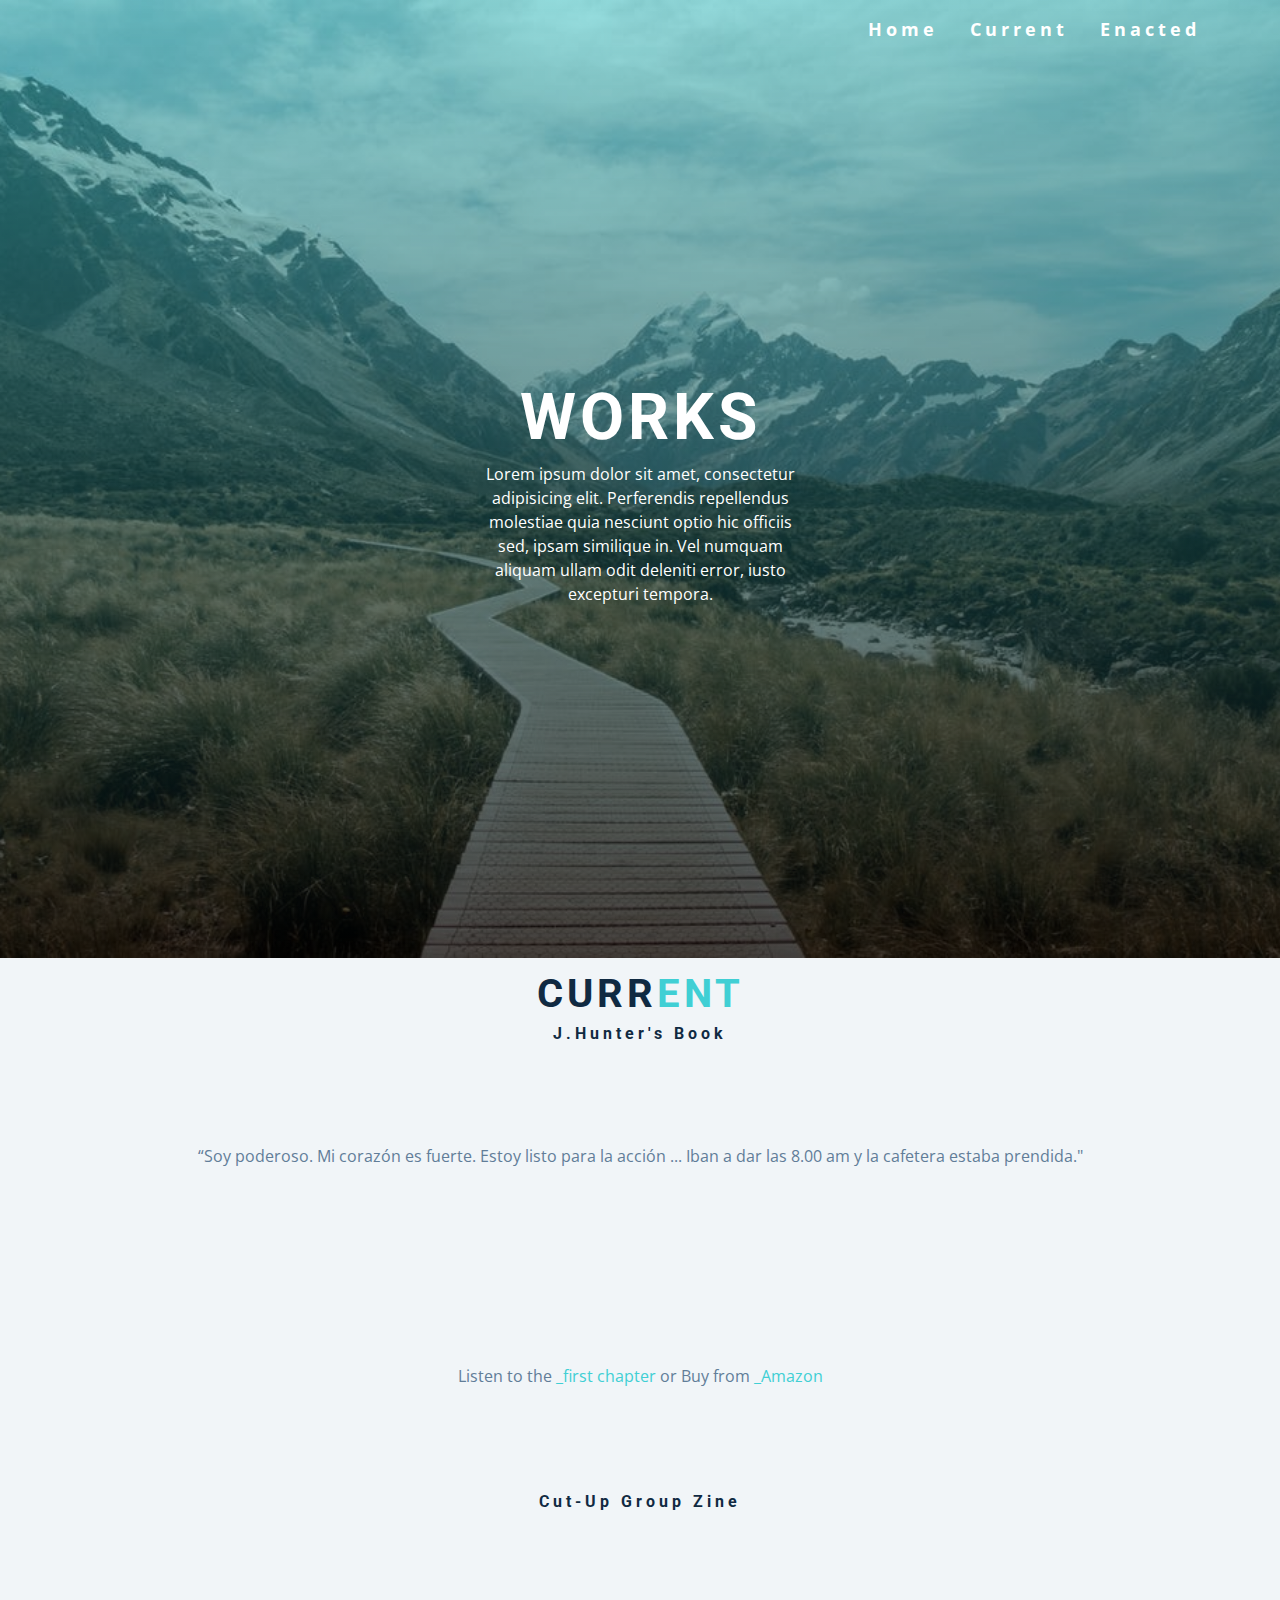
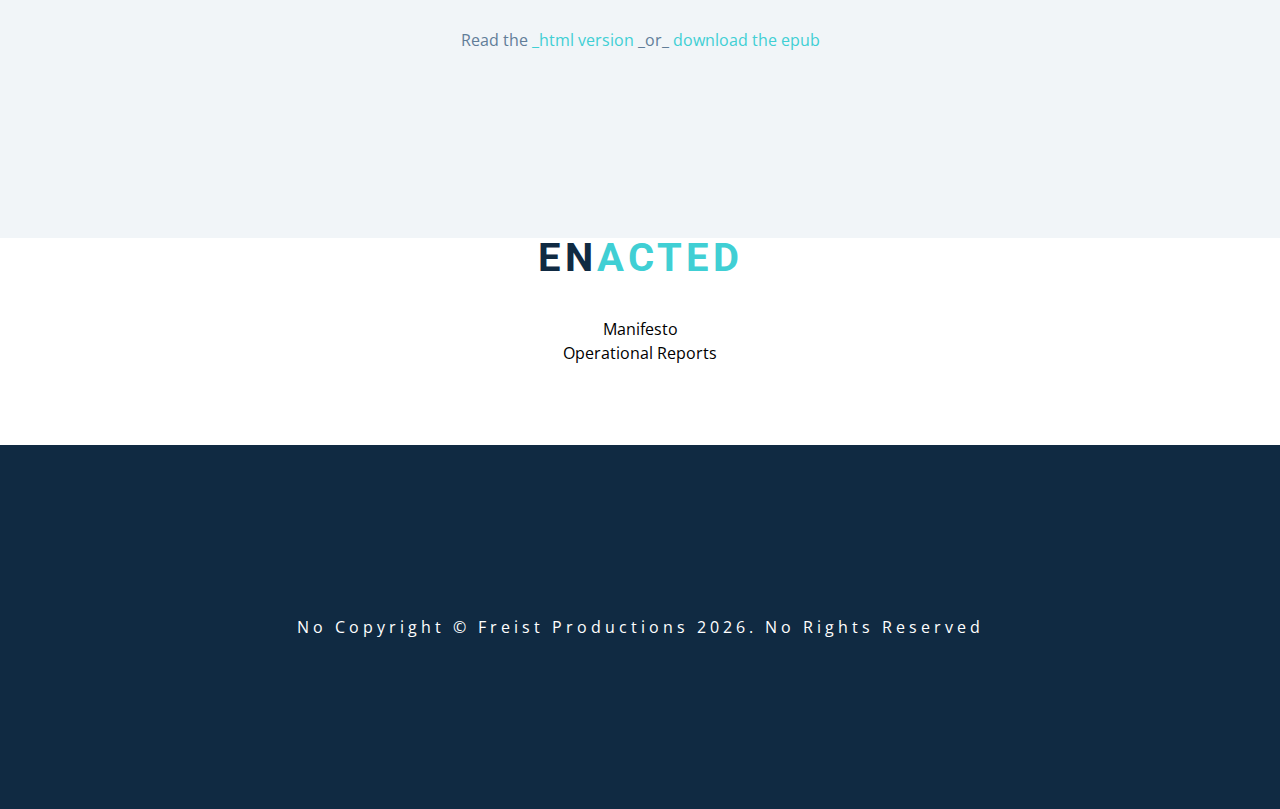
<file: works.html>
<!DOCTYPE html>
<html lang="en">
  <head>
    <meta charset="UTF-8" />
    <meta name="viewport" content="width=device-width, initial-scale=1.0" />
    <title>Scroll</title>
    <!-- font-awesome -->
    <link
      rel="stylesheet"
      href="https://cdnjs.cloudflare.com/ajax/libs/font-awesome/5.14.0/css/all.min.css"
    />
    <!-- styles -->
    <link rel="stylesheet" href="styles.css" />
  </head>
  <body>
    <header id="home">
      <!-- navbar -->
      <nav id="nav">
        <div class="nav-center">
          <!-- nav header -->
          <div class="nav-header">
            
            <button class="nav-toggle">
              <i class="fas fa-bars"></i>
            </button>
          </div>
          <!-- links -->
          <div class="links-container">
            <ul class="links">
              <li>
                <a href="index.html">home</a>
              </li>
              
              <li>
                <a href="#about" class="scroll-link">Current</a>
              </li>
              <li>
                <a href="#services" class="scroll-link">Enacted</a>
              </li>
            </ul>
          </div>
        </div>
      </nav>
      <!-- banner -->
      <div class="banner">
        <div class="container">
          <h1>Works</h1>
          <p>
            Lorem ipsum dolor sit amet, consectetur adipisicing elit. Perferendis repellendus molestiae quia nesciunt optio hic officiis sed, ipsam similique in. Vel numquam aliquam ullam odit deleniti error, iusto excepturi tempora.
          </p>
          <!-- <a href="#tours" class="scroll-link btn btn-white">explore works</a> -->
        </div>
      </div>
    </header>
    <!-- about -->
    <section id="about" class="section">
      <div class="title" style="margin: 1rem;">
        <h2>Curr<span>ent</span></h2>
        <ul id="works">
        <li style="font-size: large;"><h4>J.Hunter's Book</h4></li>
        <p>“Soy poderoso. Mi corazón es fuerte. Estoy listo para la acción
            ... Iban a dar las 8.00 am y la cafetera estaba prendida."
            </p>
            </ul>
            <!-- <p>Read the first chapter</p>
        <p>Buy from Amazon</p>
        <li><a href="#zine">Cut-up group zine</a></li>
        <p>Read the html version</p>
        <p>Download the Epub</p>
    </ul> -->
    <ul class="works">
      <li><p>Listen to the <a href="https://www.youtube.com/watch?v=ce5WItsf4L8" target="blank"><span>_first chapter</span> </a> or Buy from <a href="https://www.amazon.com/Libertadista-Spanish-James-Edward-Hunter/dp/B0991FG9FX/ref=sr_1_1?keywords=james+hunter+libertadista&qid=1637356013&s=books&sr=1-1" target="blank"><span>_Amazon</span> </a></p></li>
    </ul>
    <ul class="works">
      <li style="font-size: large;"><h4>Cut-up Group Zine</h4></li>
      <li><p>Read the <a href="cutup.html" target="blank"><span>_html version</span> </a>_or_ <a href="#"><span>download the epub</span> </a></p></li>
    </ul>
      </div>
    </section>

    
    <!-- services -->
    <section id="services" class="section">
      <div class="title">
        <h2>En<span>acted</span></h2>
        <article>
          
          <div id="quote"></div>
            <div class="box">
           <span></span>
             <ul id="works">
                <li><a href="manifesto.html" target="blank">Manifesto</a></li>
                <li><a href="or.html" target="blank">Operational Reports</a></li> 
             </ul> 
              
              
          </div>
        </article>
      </div>
    </section>
    <!-- contact -->
    
    <!-- footer -->
    <footer class="section">
      <p>
        no copyright &copy; freist productions
        <span id="date"></span>. no rights reserved
      </p>
    </footer>
    <a class="scroll-link top-link" href="#home">
      <i class="fas fa-arrow-up"></i>
    </a>
    <!-- javascript -->
    <script src="app.js"></script>
  </body>
</html>
</file>
<file: styles.css>
/*
=============== 
Fonts
===============
*/
@import url("https://fonts.googleapis.com/css?family=Open+Sans|Roboto:400,700&display=swap");

/*
=============== 
Variables
===============
*/

:root {
  /* dark shades of primary color*/
  --clr-primary-1: hsl(205, 86%, 17%);
  --clr-primary-2: hsl(205, 77%, 27%);
  --clr-primary-3: hsl(205, 72%, 37%);
  --clr-primary-4: hsl(205, 63%, 48%);
  /* primary/main color */
  --clr-primary-5: #49a6e9;
  /* lighter shades of primary color */
  --clr-primary-6: hsl(205, 89%, 70%);
  --clr-primary-7: hsl(205, 90%, 76%);
  --clr-primary-8: hsl(205, 86%, 81%);
  --clr-primary-9: hsl(205, 90%, 88%);
  --clr-primary-10: hsl(205, 100%, 96%);
  /* darkest grey - used for headings */
  --clr-grey-1: hsl(209, 61%, 16%);
  --clr-grey-2: hsl(211, 39%, 23%);
  --clr-grey-3: hsl(209, 34%, 30%);
  --clr-grey-4: hsl(209, 28%, 39%);
  /* grey used for paragraphs */
  --clr-grey-5: hsl(210, 22%, 49%);
  --clr-grey-6: hsl(209, 23%, 60%);
  --clr-grey-7: hsl(211, 27%, 70%);
  --clr-grey-8: hsl(210, 31%, 80%);
  --clr-grey-9: hsl(212, 33%, 89%);
  --clr-grey-10: hsl(210, 36%, 96%);
  --clr-white: #fff;
  --clr-red-dark: hsl(360, 67%, 44%);
  --clr-red-light: hsl(360, 71%, 66%);
  --clr-green-dark: hsl(125, 67%, 44%);
  --clr-green-light: hsl(125, 71%, 66%);
  --clr-secondary: hsla(182, 63%, 54%);
  --clr-black: #222;
  --ff-primary: "Roboto", sans-serif;
  --ff-secondary: "Open Sans", sans-serif;
  --transition: all 0.3s linear;
  --spacing: 0.25rem;
  --radius: 0.5rem;
  --light-shadow: 0 5px 15px rgba(0, 0, 0, 0.1);
  --dark-shadow: 0 5px 15px rgba(0, 0, 0, 0.2);
  --max-width: 1170px;
  --fixed-width: 620px;
}
/*
=============== 
Global Styles
===============
*/
html {
  scroll-behavior: smooth;
}
*,
::after,
::before {
  margin: 0;
  padding: 0;
  box-sizing: border-box;
}
body {
  font-family: var(--ff-secondary);
  background: var(--clr-grey-10);
  color: var(--clr-grey-1);
  line-height: 1.5;
  font-size: 0.875rem;
}
ul {
  list-style-type: none;
  text-decoration: none;
}
/* ul li {
  display: inline !important;
  margin: 5rem;
  position: center;
} */
a {
  display: inline;
  text-decoration: none;
  color: black;
}
a:hover {
  color: red;
}
img:not(.logo) {
  width: 100%;
}
img {
  display: block;
}

h1,
h2,
h3,
h4 {
  letter-spacing: var(--spacing);
  text-transform: capitalize;
  line-height: 1.25;
  margin-bottom: 0.75rem;
  font-family: var(--ff-primary);
}
h1 {
  font-size: 3rem;
}
h2 {
  font-size: 2rem;
}
h3 {
  font-size: 1.25rem;
}
h4 {
  font-size: 0.875rem;
}
p {
  margin-bottom: 1.25rem;
  color: var(--clr-grey-5);
}
@media screen and (min-width: 800px) {
  h1 {
    font-size: 4rem;
  }
  h2 {
    font-size: 2.5rem;
  }
  h3 {
    font-size: 1.75rem;
  }
  h4 {
    font-size: 1rem;
  }
  body {
    font-size: 1rem;
  }
  h1,
  h2,
  h3,
  h4 {
    line-height: 1;
  }
}
/*  global classes */

.btn {
  text-transform: uppercase;
  background: transparent;
  color: var(--clr-black);
  padding: 0.375rem 0.75rem;
  letter-spacing: var(--spacing);
  display: inline-block;
  transition: var(--transition);
  font-size: 0.875rem;
  border: 2px solid var(--clr-black);
  cursor: pointer;
  box-shadow: 0 1px 3px rgba(0, 0, 0, 0.2);
  border-radius: var(--radius);
}
.btn:hover {
  color: var(--clr-white);
  background: var(--clr-black);
}
.btn-white {
  color: var(--clr-white);
  border-color: var(--clr-white);
  border-radius: 0;
  padding: 0.5rem 1rem;
}
.btn:hover {
  background: var(--clr-white);
  color: var(--clr-secondary);
}
/* section */
.section {
  padding-bottom: 5rem;
}

.section-center {
  width: 90vw;
  margin: 0 auto;
  max-width: 1170px;
}

.section p{
  margin: 10vh;
}


@media screen and (min-width: 992px) {
  .section-center {
    width: 95vw;
  }
}
main {
  min-height: 100vh;
  display: grid;
  place-items: center;
}

/*  global classes */

#quote {
  text-align: center;
  margin: 3vw;
}

.archive div {
  font-size: medium;
  font-weight: 800;
  background-color: #ccc;
  font-family: 'Courier New', Courier, monospace !important;
  margin: 1rem !important;
}
/*
=============== 
Scroll
===============
*/
/* navbar */
nav {
  background: var(--clr-white);
  padding: 1rem 1.5rem;
}
/* fixed nav */
.fixed-nav {
  position: fixed;
  top: 0;
  left: 0;
  width: 100%;
  background: var(--clr-white);
  box-shadow: var(--light-shadow);
}
.fixed-nav .links a {
  color: var(--clr-grey-1);
}
.fixed-nav .links a:hover {
  color: var(--clr-secondary);
}
/* .fixed-nav .links-container {
  height: auto !important;
} */
.nav-header {
  display: flex;
  align-items: center;
  justify-content: space-between;
}
.nav-toggle {
  font-size: 1.5rem;
  color: var(--clr-grey-1);
  background: transparent;
  border-color: transparent;
  transition: var(--transition);
  cursor: pointer;
}
.nav-toggle:hover {
  color: var(--clr-secondary);
}
.logo {
  height: 50px;
}
.links-container {
  height: 0;
  overflow: hidden;
  transition: var(--transition);
}
.show-links {
  height: 200px;
}
.links a {
  background: var(--clr-white);
  color: var(--clr-grey-5);
  font-size: 1.1rem;
  text-transform: capitalize;
  letter-spacing: var(--spacing);
  display: block;
  transition: var(--transition);
  font-weight: bold;
  padding: 0.75rem 0;
}
.links a:hover {
  color: var(--clr-grey-1);
}
@media screen and (min-width: 800px) {
  nav {
    background: transparent;
  }
  .nav-center {
    width: 90vw;
    max-width: 1170px;
    margin: 0 auto;
    display: flex;
    align-items: center;
    justify-content: space-between;
  }
  .nav-header {
    padding: 0;
  }
  .nav-toggle {
    display: none;
  }
  .links-container {
    height: auto !important;
  }
  .links {
    display: flex;
  }
  .links a {
    background: transparent;
    color: var(--clr-white);
    font-size: 1.1rem;
    text-transform: capitalize;
    letter-spacing: var(--spacing);
    display: block;
    transition: var(--transition);
    margin: 0 1rem;
    font-weight: bold;
    padding: 0;
  }
  .links a:hover {
    color: var(--clr-white);
  }
}
/* hero */
header {
  min-height: 100vh;
  background: linear-gradient(rgba(63, 208, 212, 0.5), rgba(0, 0, 0, 0.7)),
    url(./hero-bcg.jpeg) center/cover no-repeat;
}
.banner {
  min-height: 100vh;
  display: grid;
  place-items: center;
  text-align: center;
}
.container h1 {
  color: var(--clr-white);
  text-transform: uppercase;
}
.container p {
  color: var(--clr-white);
  max-width: 25rem;
  margin: 0 auto;
  margin-bottom: 1.5rem;
}

.container div {
  margin: auto;
  position: center;
}
@media screen and (min-width: 768px) {
  .container p {
    max-width: 20rem;
  }
}

/* ======================== */
/* sections and title */
/* ======================= */


.title h2 {
  text-align: center;
  text-transform: uppercase;
}
.title span {
  color: var(--clr-secondary);
}

#about,
#services,
#tours {
  height: auto;
  text-align: left;
  align-content: center;
}
#services {
  background: var(--clr-white);
}

.box {
  width: 90vw;
  margin: 0 auto;
  max-width: 1170px; 
}
.box2 {
  width: 90vw;
  margin: 0 auto;
  max-width: 1000px
}

#works{
  text-align: center;
  align-content: center;
}

#works > li {
  display: flex;
  flex-direction: row;
  justify-content: center;
  flex-wrap: wrap;
}

.works > li {
  display: flex;
  margin: 1rem;
 justify-content: center;
  
}

footer {
  background: var(--clr-grey-1);
  padding: 5rem 1rem;
}
footer p {
  color: var(--clr-white);
  text-align: center;
  text-transform: capitalize;
  letter-spacing: var(--spacing);
  margin-bottom: 0;
}

.top-link {
  font-size: 1.25rem;
  position: fixed;
  bottom: 3rem;
  right: 3rem;
  background: var(--clr-secondary);
  width: 2rem;
  height: 2rem;
  display: grid;
  place-items: center;
  border-radius: var(--radius);
  color: var(--clr-white);
  animation: bounce 2s ease-in-out infinite;
  visibility: hidden;
  z-index: -100;
}
.show-link {
  visibility: visible;
  z-index: 100;
}

@keyframes bounce {
  0% {
    transform: scale(1);
  }
  50% {
    transform: scale(1.5);
  }
  100% {
    transform: scale(1);
  }
}

 @media screen and (max-height: 375px){   
  
  }
</file>
